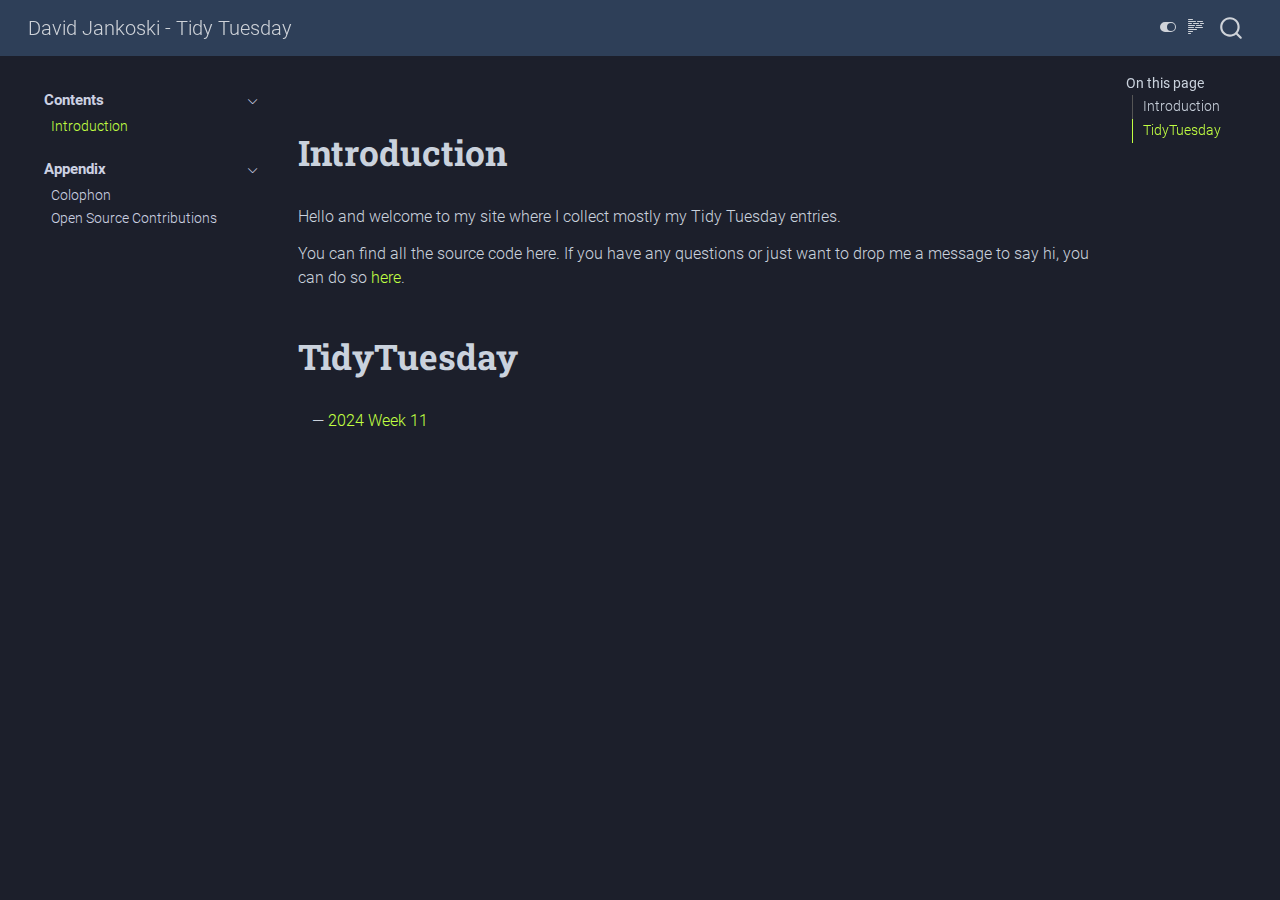
<file: docs/index.html>
<!DOCTYPE html>
<html xmlns="http://www.w3.org/1999/xhtml" lang="en" xml:lang="en"><head>

<meta charset="utf-8">
<meta name="generator" content="quarto-1.5.39">

<meta name="viewport" content="width=device-width, initial-scale=1.0, user-scalable=yes">


<title>David Jankoski - Tidy Tuesday</title>
<style>
code{white-space: pre-wrap;}
span.smallcaps{font-variant: small-caps;}
div.columns{display: flex; gap: min(4vw, 1.5em);}
div.column{flex: auto; overflow-x: auto;}
div.hanging-indent{margin-left: 1.5em; text-indent: -1.5em;}
ul.task-list{list-style: none;}
ul.task-list li input[type="checkbox"] {
  width: 0.8em;
  margin: 0 0.8em 0.2em -1em; /* quarto-specific, see https://github.com/quarto-dev/quarto-cli/issues/4556 */ 
  vertical-align: middle;
}
</style>


<script src="site_libs/quarto-nav/quarto-nav.js"></script>
<script src="site_libs/quarto-nav/headroom.min.js"></script>
<script src="site_libs/clipboard/clipboard.min.js"></script>
<script src="site_libs/quarto-search/autocomplete.umd.js"></script>
<script src="site_libs/quarto-search/fuse.min.js"></script>
<script src="site_libs/quarto-search/quarto-search.js"></script>
<meta name="quarto:offset" content="./">
<script src="site_libs/quarto-html/quarto.js"></script>
<script src="site_libs/quarto-html/popper.min.js"></script>
<script src="site_libs/quarto-html/tippy.umd.min.js"></script>
<script src="site_libs/quarto-html/anchor.min.js"></script>
<link href="site_libs/quarto-html/tippy.css" rel="stylesheet">
<link href="site_libs/quarto-html/quarto-syntax-highlighting.css" rel="stylesheet" class="quarto-color-scheme" id="quarto-text-highlighting-styles">
<link href="site_libs/quarto-html/quarto-syntax-highlighting-dark.css" rel="stylesheet" class="quarto-color-scheme quarto-color-alternate" id="quarto-text-highlighting-styles">
<script src="site_libs/bootstrap/bootstrap.min.js"></script>
<link href="site_libs/bootstrap/bootstrap-icons.css" rel="stylesheet">
<link href="site_libs/bootstrap/bootstrap.min.css" rel="stylesheet" class="quarto-color-scheme" id="quarto-bootstrap" data-mode="light">
<link href="site_libs/bootstrap/bootstrap-dark.min.css" rel="stylesheet" class="quarto-color-scheme quarto-color-alternate" id="quarto-bootstrap" data-mode="dark">
<link href="site_libs/quarto-contrib/bookup_fonts_gwf-0.0/fonts-embed.css" rel="stylesheet">
<script id="quarto-search-options" type="application/json">{
  "location": "navbar",
  "copy-button": false,
  "collapse-after": 3,
  "panel-placement": "end",
  "type": "overlay",
  "limit": 50,
  "keyboard-shortcut": [
    "f",
    "/",
    "s"
  ],
  "show-item-context": false,
  "language": {
    "search-no-results-text": "No results",
    "search-matching-documents-text": "matching documents",
    "search-copy-link-title": "Copy link to search",
    "search-hide-matches-text": "Hide additional matches",
    "search-more-match-text": "more match in this document",
    "search-more-matches-text": "more matches in this document",
    "search-clear-button-title": "Clear",
    "search-text-placeholder": "",
    "search-detached-cancel-button-title": "Cancel",
    "search-submit-button-title": "Submit",
    "search-label": "Search"
  }
}</script>


</head>

<body class="nav-sidebar floating nav-fixed">

<div id="quarto-search-results"></div>
  <header id="quarto-header" class="headroom fixed-top">
    <nav class="navbar navbar-expand-lg " data-bs-theme="dark">
      <div class="navbar-container container-fluid">
      <div class="navbar-brand-container mx-auto">
    <a class="navbar-brand" href="./index.html">
    <span class="navbar-title">David Jankoski - Tidy Tuesday</span>
    </a>
  </div>
        <div class="quarto-navbar-tools tools-end">
  <a href="" class="quarto-color-scheme-toggle quarto-navigation-tool  px-1" onclick="window.quartoToggleColorScheme(); return false;" title="Toggle dark mode"><i class="bi"></i></a>
  <a href="" class="quarto-reader-toggle quarto-navigation-tool px-1" onclick="window.quartoToggleReader(); return false;" title="Toggle reader mode">
  <div class="quarto-reader-toggle-btn">
  <i class="bi"></i>
  </div>
</a>
</div>
          <div id="quarto-search" class="" title="Search"></div>
      </div> <!-- /container-fluid -->
    </nav>
  <nav class="quarto-secondary-nav">
    <div class="container-fluid d-flex">
      <button type="button" class="quarto-btn-toggle btn" data-bs-toggle="collapse" role="button" data-bs-target=".quarto-sidebar-collapse-item" aria-controls="quarto-sidebar" aria-expanded="false" aria-label="Toggle sidebar navigation" onclick="if (window.quartoToggleHeadroom) { window.quartoToggleHeadroom(); }">
        <i class="bi bi-layout-text-sidebar-reverse"></i>
      </button>
        <nav class="quarto-page-breadcrumbs" aria-label="breadcrumb"><ol class="breadcrumb"><li class="breadcrumb-item"><a href="./index.html">Contents</a></li><li class="breadcrumb-item"><a href="./index.html">Introduction</a></li></ol></nav>
        <a class="flex-grow-1" role="navigation" data-bs-toggle="collapse" data-bs-target=".quarto-sidebar-collapse-item" aria-controls="quarto-sidebar" aria-expanded="false" aria-label="Toggle sidebar navigation" onclick="if (window.quartoToggleHeadroom) { window.quartoToggleHeadroom(); }">      
        </a>
    </div>
  </nav>
</header>
<!-- content -->
<div id="quarto-content" class="quarto-container page-columns page-rows-contents page-layout-article page-navbar">
<!-- sidebar -->
  <nav id="quarto-sidebar" class="sidebar collapse collapse-horizontal quarto-sidebar-collapse-item sidebar-navigation floating overflow-auto">
    <div class="sidebar-menu-container"> 
    <ul class="list-unstyled mt-1">
        <li class="sidebar-item sidebar-item-section">
      <div class="sidebar-item-container"> 
            <a class="sidebar-item-text sidebar-link text-start" data-bs-toggle="collapse" data-bs-target="#quarto-sidebar-section-1" role="navigation" aria-expanded="true">
 <span class="menu-text">Contents</span></a>
          <a class="sidebar-item-toggle text-start" data-bs-toggle="collapse" data-bs-target="#quarto-sidebar-section-1" role="navigation" aria-expanded="true" aria-label="Toggle section">
            <i class="bi bi-chevron-right ms-2"></i>
          </a> 
      </div>
      <ul id="quarto-sidebar-section-1" class="collapse list-unstyled sidebar-section depth1 show">  
          <li class="sidebar-item">
  <div class="sidebar-item-container"> 
  <a href="./index.html" class="sidebar-item-text sidebar-link active">
 <span class="menu-text">Introduction</span></a>
  </div>
</li>
      </ul>
  </li>
        <li class="sidebar-item sidebar-item-section">
      <div class="sidebar-item-container"> 
            <a class="sidebar-item-text sidebar-link text-start" data-bs-toggle="collapse" data-bs-target="#quarto-sidebar-section-2" role="navigation" aria-expanded="true">
 <span class="menu-text">Appendix</span></a>
          <a class="sidebar-item-toggle text-start" data-bs-toggle="collapse" data-bs-target="#quarto-sidebar-section-2" role="navigation" aria-expanded="true" aria-label="Toggle section">
            <i class="bi bi-chevron-right ms-2"></i>
          </a> 
      </div>
      <ul id="quarto-sidebar-section-2" class="collapse list-unstyled sidebar-section depth1 show">  
          <li class="sidebar-item">
  <div class="sidebar-item-container"> 
  <a href="./colophon.html" class="sidebar-item-text sidebar-link">
 <span class="menu-text">Colophon</span></a>
  </div>
</li>
          <li class="sidebar-item">
  <div class="sidebar-item-container"> 
  <a href="./open_source_contributions.html" class="sidebar-item-text sidebar-link">
 <span class="menu-text">Open Source Contributions</span></a>
  </div>
</li>
      </ul>
  </li>
    </ul>
    </div>
</nav>
<div id="quarto-sidebar-glass" class="quarto-sidebar-collapse-item" data-bs-toggle="collapse" data-bs-target=".quarto-sidebar-collapse-item"></div>
<!-- margin-sidebar -->
    <div id="quarto-margin-sidebar" class="sidebar margin-sidebar">
        <nav id="TOC" role="doc-toc" class="toc-active" data-toc-expanded="2">
    <h2 id="toc-title">On this page</h2>
   
  <ul class="collapse">
  <li><a href="#introduction" id="toc-introduction" class="nav-link active" data-scroll-target="#introduction">Introduction</a></li>
  <li><a href="#tidytuesday" id="toc-tidytuesday" class="nav-link" data-scroll-target="#tidytuesday">TidyTuesday</a></li>
  </ul>
</nav>
    </div>
<!-- main -->
<main class="content" id="quarto-document-content">




<section id="introduction" class="level1">
<h1>Introduction</h1>
<p>Hello and welcome to my site where I collect mostly my Tidy Tuesday entries.</p>
<p>You can find all the source code here. If you have any questions or just want to drop me a message to say hi, you can do so <a href="mailto:leledavid@e.email">here</a>.</p>
</section>
<section id="tidytuesday" class="level1">
<h1>TidyTuesday</h1>
<ul>
<li><a href="./R/2024/W11/fiscal_sponsors.html#introduction">2024 Week 11</a></li>
</ul>


</section>

</main> <!-- /main -->
<script id="quarto-html-after-body" type="application/javascript">
window.document.addEventListener("DOMContentLoaded", function (event) {
  const toggleBodyColorMode = (bsSheetEl) => {
    const mode = bsSheetEl.getAttribute("data-mode");
    const bodyEl = window.document.querySelector("body");
    if (mode === "dark") {
      bodyEl.classList.add("quarto-dark");
      bodyEl.classList.remove("quarto-light");
    } else {
      bodyEl.classList.add("quarto-light");
      bodyEl.classList.remove("quarto-dark");
    }
  }
  const toggleBodyColorPrimary = () => {
    const bsSheetEl = window.document.querySelector("link#quarto-bootstrap");
    if (bsSheetEl) {
      toggleBodyColorMode(bsSheetEl);
    }
  }
  toggleBodyColorPrimary();  
  const disableStylesheet = (stylesheets) => {
    for (let i=0; i < stylesheets.length; i++) {
      const stylesheet = stylesheets[i];
      stylesheet.rel = 'prefetch';
    }
  }
  const enableStylesheet = (stylesheets) => {
    for (let i=0; i < stylesheets.length; i++) {
      const stylesheet = stylesheets[i];
      stylesheet.rel = 'stylesheet';
    }
  }
  const manageTransitions = (selector, allowTransitions) => {
    const els = window.document.querySelectorAll(selector);
    for (let i=0; i < els.length; i++) {
      const el = els[i];
      if (allowTransitions) {
        el.classList.remove('notransition');
      } else {
        el.classList.add('notransition');
      }
    }
  }
  const toggleGiscusIfUsed = (isAlternate, darkModeDefault) => {
    const baseTheme = document.querySelector('#giscus-base-theme')?.value ?? 'light';
    const alternateTheme = document.querySelector('#giscus-alt-theme')?.value ?? 'dark';
    let newTheme = '';
    if(darkModeDefault) {
      newTheme = isAlternate ? baseTheme : alternateTheme;
    } else {
      newTheme = isAlternate ? alternateTheme : baseTheme;
    }
    const changeGiscusTheme = () => {
      // From: https://github.com/giscus/giscus/issues/336
      const sendMessage = (message) => {
        const iframe = document.querySelector('iframe.giscus-frame');
        if (!iframe) return;
        iframe.contentWindow.postMessage({ giscus: message }, 'https://giscus.app');
      }
      sendMessage({
        setConfig: {
          theme: newTheme
        }
      });
    }
    const isGiscussLoaded = window.document.querySelector('iframe.giscus-frame') !== null;
    if (isGiscussLoaded) {
      changeGiscusTheme();
    }
  }
  const toggleColorMode = (alternate) => {
    // Switch the stylesheets
    const alternateStylesheets = window.document.querySelectorAll('link.quarto-color-scheme.quarto-color-alternate');
    manageTransitions('#quarto-margin-sidebar .nav-link', false);
    if (alternate) {
      enableStylesheet(alternateStylesheets);
      for (const sheetNode of alternateStylesheets) {
        if (sheetNode.id === "quarto-bootstrap") {
          toggleBodyColorMode(sheetNode);
        }
      }
    } else {
      disableStylesheet(alternateStylesheets);
      toggleBodyColorPrimary();
    }
    manageTransitions('#quarto-margin-sidebar .nav-link', true);
    // Switch the toggles
    const toggles = window.document.querySelectorAll('.quarto-color-scheme-toggle');
    for (let i=0; i < toggles.length; i++) {
      const toggle = toggles[i];
      if (toggle) {
        if (alternate) {
          toggle.classList.add("alternate");     
        } else {
          toggle.classList.remove("alternate");
        }
      }
    }
    // Hack to workaround the fact that safari doesn't
    // properly recolor the scrollbar when toggling (#1455)
    if (navigator.userAgent.indexOf('Safari') > 0 && navigator.userAgent.indexOf('Chrome') == -1) {
      manageTransitions("body", false);
      window.scrollTo(0, 1);
      setTimeout(() => {
        window.scrollTo(0, 0);
        manageTransitions("body", true);
      }, 40);  
    }
  }
  const isFileUrl = () => { 
    return window.location.protocol === 'file:';
  }
  const hasAlternateSentinel = () => {  
    let styleSentinel = getColorSchemeSentinel();
    if (styleSentinel !== null) {
      return styleSentinel === "alternate";
    } else {
      return false;
    }
  }
  const setStyleSentinel = (alternate) => {
    const value = alternate ? "alternate" : "default";
    if (!isFileUrl()) {
      window.localStorage.setItem("quarto-color-scheme", value);
    } else {
      localAlternateSentinel = value;
    }
  }
  const getColorSchemeSentinel = () => {
    if (!isFileUrl()) {
      const storageValue = window.localStorage.getItem("quarto-color-scheme");
      return storageValue != null ? storageValue : localAlternateSentinel;
    } else {
      return localAlternateSentinel;
    }
  }
  const darkModeDefault = true;
  let localAlternateSentinel = darkModeDefault ? 'alternate' : 'default';
  // Dark / light mode switch
  window.quartoToggleColorScheme = () => {
    // Read the current dark / light value 
    let toAlternate = !hasAlternateSentinel();
    toggleColorMode(toAlternate);
    setStyleSentinel(toAlternate);
    toggleGiscusIfUsed(toAlternate, darkModeDefault);
  };
  // Ensure there is a toggle, if there isn't float one in the top right
  if (window.document.querySelector('.quarto-color-scheme-toggle') === null) {
    const a = window.document.createElement('a');
    a.classList.add('top-right');
    a.classList.add('quarto-color-scheme-toggle');
    a.href = "";
    a.onclick = function() { try { window.quartoToggleColorScheme(); } catch {} return false; };
    const i = window.document.createElement("i");
    i.classList.add('bi');
    a.appendChild(i);
    window.document.body.appendChild(a);
  }
  // Switch to dark mode if need be
  if (hasAlternateSentinel()) {
    toggleColorMode(true);
  } else {
    toggleColorMode(false);
  }
  const icon = "";
  const anchorJS = new window.AnchorJS();
  anchorJS.options = {
    placement: 'right',
    icon: icon
  };
  anchorJS.add('.anchored');
  const isCodeAnnotation = (el) => {
    for (const clz of el.classList) {
      if (clz.startsWith('code-annotation-')) {                     
        return true;
      }
    }
    return false;
  }
  const onCopySuccess = function(e) {
    // button target
    const button = e.trigger;
    // don't keep focus
    button.blur();
    // flash "checked"
    button.classList.add('code-copy-button-checked');
    var currentTitle = button.getAttribute("title");
    button.setAttribute("title", "Copied!");
    let tooltip;
    if (window.bootstrap) {
      button.setAttribute("data-bs-toggle", "tooltip");
      button.setAttribute("data-bs-placement", "left");
      button.setAttribute("data-bs-title", "Copied!");
      tooltip = new bootstrap.Tooltip(button, 
        { trigger: "manual", 
          customClass: "code-copy-button-tooltip",
          offset: [0, -8]});
      tooltip.show();    
    }
    setTimeout(function() {
      if (tooltip) {
        tooltip.hide();
        button.removeAttribute("data-bs-title");
        button.removeAttribute("data-bs-toggle");
        button.removeAttribute("data-bs-placement");
      }
      button.setAttribute("title", currentTitle);
      button.classList.remove('code-copy-button-checked');
    }, 1000);
    // clear code selection
    e.clearSelection();
  }
  const getTextToCopy = function(trigger) {
      const codeEl = trigger.previousElementSibling.cloneNode(true);
      for (const childEl of codeEl.children) {
        if (isCodeAnnotation(childEl)) {
          childEl.remove();
        }
      }
      return codeEl.innerText;
  }
  const clipboard = new window.ClipboardJS('.code-copy-button:not([data-in-quarto-modal])', {
    text: getTextToCopy
  });
  clipboard.on('success', onCopySuccess);
  if (window.document.getElementById('quarto-embedded-source-code-modal')) {
    // For code content inside modals, clipBoardJS needs to be initialized with a container option
    // TODO: Check when it could be a function (https://github.com/zenorocha/clipboard.js/issues/860)
    const clipboardModal = new window.ClipboardJS('.code-copy-button[data-in-quarto-modal]', {
      text: getTextToCopy,
      container: window.document.getElementById('quarto-embedded-source-code-modal')
    });
    clipboardModal.on('success', onCopySuccess);
  }
    var localhostRegex = new RegExp(/^(?:http|https):\/\/localhost\:?[0-9]*\//);
    var mailtoRegex = new RegExp(/^mailto:/);
      var filterRegex = new RegExp('/' + window.location.host + '/');
    var isInternal = (href) => {
        return filterRegex.test(href) || localhostRegex.test(href) || mailtoRegex.test(href);
    }
    // Inspect non-navigation links and adorn them if external
 	var links = window.document.querySelectorAll('a[href]:not(.nav-link):not(.navbar-brand):not(.toc-action):not(.sidebar-link):not(.sidebar-item-toggle):not(.pagination-link):not(.no-external):not([aria-hidden]):not(.dropdown-item):not(.quarto-navigation-tool):not(.about-link)');
    for (var i=0; i<links.length; i++) {
      const link = links[i];
      if (!isInternal(link.href)) {
        // undo the damage that might have been done by quarto-nav.js in the case of
        // links that we want to consider external
        if (link.dataset.originalHref !== undefined) {
          link.href = link.dataset.originalHref;
        }
      }
    }
  function tippyHover(el, contentFn, onTriggerFn, onUntriggerFn) {
    const config = {
      allowHTML: true,
      maxWidth: 500,
      delay: 100,
      arrow: false,
      appendTo: function(el) {
          return el.parentElement;
      },
      interactive: true,
      interactiveBorder: 10,
      theme: 'quarto',
      placement: 'bottom-start',
    };
    if (contentFn) {
      config.content = contentFn;
    }
    if (onTriggerFn) {
      config.onTrigger = onTriggerFn;
    }
    if (onUntriggerFn) {
      config.onUntrigger = onUntriggerFn;
    }
    window.tippy(el, config); 
  }
  const noterefs = window.document.querySelectorAll('a[role="doc-noteref"]');
  for (var i=0; i<noterefs.length; i++) {
    const ref = noterefs[i];
    tippyHover(ref, function() {
      // use id or data attribute instead here
      let href = ref.getAttribute('data-footnote-href') || ref.getAttribute('href');
      try { href = new URL(href).hash; } catch {}
      const id = href.replace(/^#\/?/, "");
      const note = window.document.getElementById(id);
      if (note) {
        return note.innerHTML;
      } else {
        return "";
      }
    });
  }
  const xrefs = window.document.querySelectorAll('a.quarto-xref');
  const processXRef = (id, note) => {
    // Strip column container classes
    const stripColumnClz = (el) => {
      el.classList.remove("page-full", "page-columns");
      if (el.children) {
        for (const child of el.children) {
          stripColumnClz(child);
        }
      }
    }
    stripColumnClz(note)
    if (id === null || id.startsWith('sec-')) {
      // Special case sections, only their first couple elements
      const container = document.createElement("div");
      if (note.children && note.children.length > 2) {
        container.appendChild(note.children[0].cloneNode(true));
        for (let i = 1; i < note.children.length; i++) {
          const child = note.children[i];
          if (child.tagName === "P" && child.innerText === "") {
            continue;
          } else {
            container.appendChild(child.cloneNode(true));
            break;
          }
        }
        if (window.Quarto?.typesetMath) {
          window.Quarto.typesetMath(container);
        }
        return container.innerHTML
      } else {
        if (window.Quarto?.typesetMath) {
          window.Quarto.typesetMath(note);
        }
        return note.innerHTML;
      }
    } else {
      // Remove any anchor links if they are present
      const anchorLink = note.querySelector('a.anchorjs-link');
      if (anchorLink) {
        anchorLink.remove();
      }
      if (window.Quarto?.typesetMath) {
        window.Quarto.typesetMath(note);
      }
      // TODO in 1.5, we should make sure this works without a callout special case
      if (note.classList.contains("callout")) {
        return note.outerHTML;
      } else {
        return note.innerHTML;
      }
    }
  }
  for (var i=0; i<xrefs.length; i++) {
    const xref = xrefs[i];
    tippyHover(xref, undefined, function(instance) {
      instance.disable();
      let url = xref.getAttribute('href');
      let hash = undefined; 
      if (url.startsWith('#')) {
        hash = url;
      } else {
        try { hash = new URL(url).hash; } catch {}
      }
      if (hash) {
        const id = hash.replace(/^#\/?/, "");
        const note = window.document.getElementById(id);
        if (note !== null) {
          try {
            const html = processXRef(id, note.cloneNode(true));
            instance.setContent(html);
          } finally {
            instance.enable();
            instance.show();
          }
        } else {
          // See if we can fetch this
          fetch(url.split('#')[0])
          .then(res => res.text())
          .then(html => {
            const parser = new DOMParser();
            const htmlDoc = parser.parseFromString(html, "text/html");
            const note = htmlDoc.getElementById(id);
            if (note !== null) {
              const html = processXRef(id, note);
              instance.setContent(html);
            } 
          }).finally(() => {
            instance.enable();
            instance.show();
          });
        }
      } else {
        // See if we can fetch a full url (with no hash to target)
        // This is a special case and we should probably do some content thinning / targeting
        fetch(url)
        .then(res => res.text())
        .then(html => {
          const parser = new DOMParser();
          const htmlDoc = parser.parseFromString(html, "text/html");
          const note = htmlDoc.querySelector('main.content');
          if (note !== null) {
            // This should only happen for chapter cross references
            // (since there is no id in the URL)
            // remove the first header
            if (note.children.length > 0 && note.children[0].tagName === "HEADER") {
              note.children[0].remove();
            }
            const html = processXRef(null, note);
            instance.setContent(html);
          } 
        }).finally(() => {
          instance.enable();
          instance.show();
        });
      }
    }, function(instance) {
    });
  }
      let selectedAnnoteEl;
      const selectorForAnnotation = ( cell, annotation) => {
        let cellAttr = 'data-code-cell="' + cell + '"';
        let lineAttr = 'data-code-annotation="' +  annotation + '"';
        const selector = 'span[' + cellAttr + '][' + lineAttr + ']';
        return selector;
      }
      const selectCodeLines = (annoteEl) => {
        const doc = window.document;
        const targetCell = annoteEl.getAttribute("data-target-cell");
        const targetAnnotation = annoteEl.getAttribute("data-target-annotation");
        const annoteSpan = window.document.querySelector(selectorForAnnotation(targetCell, targetAnnotation));
        const lines = annoteSpan.getAttribute("data-code-lines").split(",");
        const lineIds = lines.map((line) => {
          return targetCell + "-" + line;
        })
        let top = null;
        let height = null;
        let parent = null;
        if (lineIds.length > 0) {
            //compute the position of the single el (top and bottom and make a div)
            const el = window.document.getElementById(lineIds[0]);
            top = el.offsetTop;
            height = el.offsetHeight;
            parent = el.parentElement.parentElement;
          if (lineIds.length > 1) {
            const lastEl = window.document.getElementById(lineIds[lineIds.length - 1]);
            const bottom = lastEl.offsetTop + lastEl.offsetHeight;
            height = bottom - top;
          }
          if (top !== null && height !== null && parent !== null) {
            // cook up a div (if necessary) and position it 
            let div = window.document.getElementById("code-annotation-line-highlight");
            if (div === null) {
              div = window.document.createElement("div");
              div.setAttribute("id", "code-annotation-line-highlight");
              div.style.position = 'absolute';
              parent.appendChild(div);
            }
            div.style.top = top - 2 + "px";
            div.style.height = height + 4 + "px";
            div.style.left = 0;
            let gutterDiv = window.document.getElementById("code-annotation-line-highlight-gutter");
            if (gutterDiv === null) {
              gutterDiv = window.document.createElement("div");
              gutterDiv.setAttribute("id", "code-annotation-line-highlight-gutter");
              gutterDiv.style.position = 'absolute';
              const codeCell = window.document.getElementById(targetCell);
              const gutter = codeCell.querySelector('.code-annotation-gutter');
              gutter.appendChild(gutterDiv);
            }
            gutterDiv.style.top = top - 2 + "px";
            gutterDiv.style.height = height + 4 + "px";
          }
          selectedAnnoteEl = annoteEl;
        }
      };
      const unselectCodeLines = () => {
        const elementsIds = ["code-annotation-line-highlight", "code-annotation-line-highlight-gutter"];
        elementsIds.forEach((elId) => {
          const div = window.document.getElementById(elId);
          if (div) {
            div.remove();
          }
        });
        selectedAnnoteEl = undefined;
      };
        // Handle positioning of the toggle
    window.addEventListener(
      "resize",
      throttle(() => {
        elRect = undefined;
        if (selectedAnnoteEl) {
          selectCodeLines(selectedAnnoteEl);
        }
      }, 10)
    );
    function throttle(fn, ms) {
    let throttle = false;
    let timer;
      return (...args) => {
        if(!throttle) { // first call gets through
            fn.apply(this, args);
            throttle = true;
        } else { // all the others get throttled
            if(timer) clearTimeout(timer); // cancel #2
            timer = setTimeout(() => {
              fn.apply(this, args);
              timer = throttle = false;
            }, ms);
        }
      };
    }
      // Attach click handler to the DT
      const annoteDls = window.document.querySelectorAll('dt[data-target-cell]');
      for (const annoteDlNode of annoteDls) {
        annoteDlNode.addEventListener('click', (event) => {
          const clickedEl = event.target;
          if (clickedEl !== selectedAnnoteEl) {
            unselectCodeLines();
            const activeEl = window.document.querySelector('dt[data-target-cell].code-annotation-active');
            if (activeEl) {
              activeEl.classList.remove('code-annotation-active');
            }
            selectCodeLines(clickedEl);
            clickedEl.classList.add('code-annotation-active');
          } else {
            // Unselect the line
            unselectCodeLines();
            clickedEl.classList.remove('code-annotation-active');
          }
        });
      }
  const findCites = (el) => {
    const parentEl = el.parentElement;
    if (parentEl) {
      const cites = parentEl.dataset.cites;
      if (cites) {
        return {
          el,
          cites: cites.split(' ')
        };
      } else {
        return findCites(el.parentElement)
      }
    } else {
      return undefined;
    }
  };
  var bibliorefs = window.document.querySelectorAll('a[role="doc-biblioref"]');
  for (var i=0; i<bibliorefs.length; i++) {
    const ref = bibliorefs[i];
    const citeInfo = findCites(ref);
    if (citeInfo) {
      tippyHover(citeInfo.el, function() {
        var popup = window.document.createElement('div');
        citeInfo.cites.forEach(function(cite) {
          var citeDiv = window.document.createElement('div');
          citeDiv.classList.add('hanging-indent');
          citeDiv.classList.add('csl-entry');
          var biblioDiv = window.document.getElementById('ref-' + cite);
          if (biblioDiv) {
            citeDiv.innerHTML = biblioDiv.innerHTML;
          }
          popup.appendChild(citeDiv);
        });
        return popup.innerHTML;
      });
    }
  }
});
</script>
</div> <!-- /content -->




</body></html>
</file>
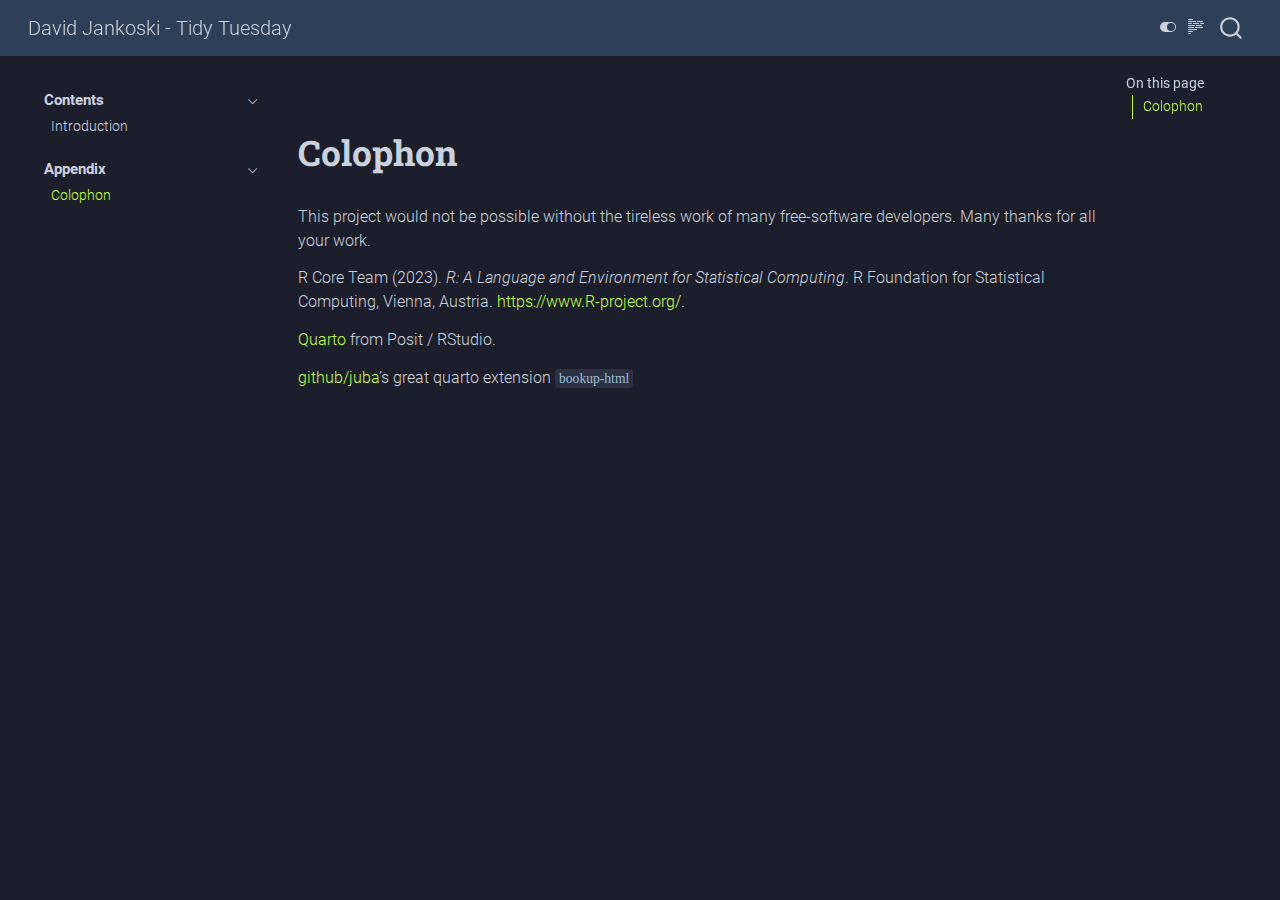
<file: docs/colophon.html>
<!DOCTYPE html>
<html xmlns="http://www.w3.org/1999/xhtml" lang="en" xml:lang="en"><head>

<meta charset="utf-8">
<meta name="generator" content="quarto-1.5.22">

<meta name="viewport" content="width=device-width, initial-scale=1.0, user-scalable=yes">


<title>David Jankoski - Tidy Tuesday – colophon</title>
<style>
code{white-space: pre-wrap;}
span.smallcaps{font-variant: small-caps;}
div.columns{display: flex; gap: min(4vw, 1.5em);}
div.column{flex: auto; overflow-x: auto;}
div.hanging-indent{margin-left: 1.5em; text-indent: -1.5em;}
ul.task-list{list-style: none;}
ul.task-list li input[type="checkbox"] {
  width: 0.8em;
  margin: 0 0.8em 0.2em -1em; /* quarto-specific, see https://github.com/quarto-dev/quarto-cli/issues/4556 */ 
  vertical-align: middle;
}
</style>


<script src="site_libs/quarto-nav/quarto-nav.js"></script>
<script src="site_libs/quarto-nav/headroom.min.js"></script>
<script src="site_libs/clipboard/clipboard.min.js"></script>
<script src="site_libs/quarto-search/autocomplete.umd.js"></script>
<script src="site_libs/quarto-search/fuse.min.js"></script>
<script src="site_libs/quarto-search/quarto-search.js"></script>
<meta name="quarto:offset" content="./">
<script src="site_libs/quarto-html/quarto.js"></script>
<script src="site_libs/quarto-html/popper.min.js"></script>
<script src="site_libs/quarto-html/tippy.umd.min.js"></script>
<script src="site_libs/quarto-html/anchor.min.js"></script>
<link href="site_libs/quarto-html/tippy.css" rel="stylesheet">
<link href="site_libs/quarto-html/quarto-syntax-highlighting.css" rel="stylesheet" class="quarto-color-scheme" id="quarto-text-highlighting-styles">
<link href="site_libs/quarto-html/quarto-syntax-highlighting-dark.css" rel="stylesheet" class="quarto-color-scheme quarto-color-alternate" id="quarto-text-highlighting-styles">
<script src="site_libs/bootstrap/bootstrap.min.js"></script>
<link href="site_libs/bootstrap/bootstrap-icons.css" rel="stylesheet">
<link href="site_libs/bootstrap/bootstrap.min.css" rel="stylesheet" class="quarto-color-scheme" id="quarto-bootstrap" data-mode="light">
<link href="site_libs/bootstrap/bootstrap-dark.min.css" rel="stylesheet" class="quarto-color-scheme quarto-color-alternate" id="quarto-bootstrap" data-mode="dark">
<link href="site_libs/quarto-contrib/bookup_fonts_gwf-0.0/fonts-embed.css" rel="stylesheet">
<script id="quarto-search-options" type="application/json">{
  "location": "navbar",
  "copy-button": false,
  "collapse-after": 3,
  "panel-placement": "end",
  "type": "overlay",
  "limit": 50,
  "keyboard-shortcut": [
    "f",
    "/",
    "s"
  ],
  "show-item-context": false,
  "language": {
    "search-no-results-text": "No results",
    "search-matching-documents-text": "matching documents",
    "search-copy-link-title": "Copy link to search",
    "search-hide-matches-text": "Hide additional matches",
    "search-more-match-text": "more match in this document",
    "search-more-matches-text": "more matches in this document",
    "search-clear-button-title": "Clear",
    "search-text-placeholder": "",
    "search-detached-cancel-button-title": "Cancel",
    "search-submit-button-title": "Submit",
    "search-label": "Search"
  }
}</script>


</head>

<body class="nav-sidebar floating nav-fixed">

<div id="quarto-search-results"></div>
  <header id="quarto-header" class="headroom fixed-top">
    <nav class="navbar navbar-expand-lg " data-bs-theme="dark">
      <div class="navbar-container container-fluid">
      <div class="navbar-brand-container mx-auto">
    <a class="navbar-brand" href="./index.html">
    <span class="navbar-title">David Jankoski - Tidy Tuesday</span>
    </a>
  </div>
        <div class="quarto-navbar-tools tools-end">
  <a href="" class="quarto-color-scheme-toggle quarto-navigation-tool  px-1" onclick="window.quartoToggleColorScheme(); return false;" title="Toggle dark mode"><i class="bi"></i></a>
  <a href="" class="quarto-reader-toggle quarto-navigation-tool px-1" onclick="window.quartoToggleReader(); return false;" title="Toggle reader mode">
  <div class="quarto-reader-toggle-btn">
  <i class="bi"></i>
  </div>
</a>
</div>
          <div id="quarto-search" class="" title="Search"></div>
      </div> <!-- /container-fluid -->
    </nav>
  <nav class="quarto-secondary-nav">
    <div class="container-fluid d-flex">
      <button type="button" class="quarto-btn-toggle btn" data-bs-toggle="collapse" data-bs-target=".quarto-sidebar-collapse-item" aria-controls="quarto-sidebar" aria-expanded="false" aria-label="Toggle sidebar navigation" onclick="if (window.quartoToggleHeadroom) { window.quartoToggleHeadroom(); }">
        <i class="bi bi-layout-text-sidebar-reverse"></i>
      </button>
        <nav class="quarto-page-breadcrumbs" aria-label="breadcrumb"><ol class="breadcrumb"><li class="breadcrumb-item"><a href="./colophon.html">Appendix</a></li><li class="breadcrumb-item"><a href="./colophon.html">Colophon</a></li></ol></nav>
        <a class="flex-grow-1" role="button" data-bs-toggle="collapse" data-bs-target=".quarto-sidebar-collapse-item" aria-controls="quarto-sidebar" aria-expanded="false" aria-label="Toggle sidebar navigation" onclick="if (window.quartoToggleHeadroom) { window.quartoToggleHeadroom(); }">      
        </a>
    </div>
  </nav>
</header>
<!-- content -->
<div id="quarto-content" class="quarto-container page-columns page-rows-contents page-layout-article page-navbar">
<!-- sidebar -->
  <nav id="quarto-sidebar" class="sidebar collapse collapse-horizontal quarto-sidebar-collapse-item sidebar-navigation floating overflow-auto">
    <div class="sidebar-menu-container"> 
    <ul class="list-unstyled mt-1">
        <li class="sidebar-item sidebar-item-section">
      <div class="sidebar-item-container"> 
            <a class="sidebar-item-text sidebar-link text-start" data-bs-toggle="collapse" data-bs-target="#quarto-sidebar-section-1" aria-expanded="true">
 <span class="menu-text">Contents</span></a>
          <a class="sidebar-item-toggle text-start" data-bs-toggle="collapse" data-bs-target="#quarto-sidebar-section-1" aria-expanded="true" aria-label="Toggle section">
            <i class="bi bi-chevron-right ms-2"></i>
          </a> 
      </div>
      <ul id="quarto-sidebar-section-1" class="collapse list-unstyled sidebar-section depth1 show">  
          <li class="sidebar-item">
  <div class="sidebar-item-container"> 
  <a href="./index.html" class="sidebar-item-text sidebar-link">
 <span class="menu-text">Introduction</span></a>
  </div>
</li>
      </ul>
  </li>
        <li class="sidebar-item sidebar-item-section">
      <div class="sidebar-item-container"> 
            <a class="sidebar-item-text sidebar-link text-start" data-bs-toggle="collapse" data-bs-target="#quarto-sidebar-section-2" aria-expanded="true">
 <span class="menu-text">Appendix</span></a>
          <a class="sidebar-item-toggle text-start" data-bs-toggle="collapse" data-bs-target="#quarto-sidebar-section-2" aria-expanded="true" aria-label="Toggle section">
            <i class="bi bi-chevron-right ms-2"></i>
          </a> 
      </div>
      <ul id="quarto-sidebar-section-2" class="collapse list-unstyled sidebar-section depth1 show">  
          <li class="sidebar-item">
  <div class="sidebar-item-container"> 
  <a href="./colophon.html" class="sidebar-item-text sidebar-link active">
 <span class="menu-text">Colophon</span></a>
  </div>
</li>
      </ul>
  </li>
    </ul>
    </div>
</nav>
<div id="quarto-sidebar-glass" class="quarto-sidebar-collapse-item" data-bs-toggle="collapse" data-bs-target=".quarto-sidebar-collapse-item"></div>
<!-- margin-sidebar -->
    <div id="quarto-margin-sidebar" class="sidebar margin-sidebar">
        <nav id="TOC" role="doc-toc" class="toc-active" data-toc-expanded="2">
    <h2 id="toc-title">On this page</h2>
   
  <ul class="collapse">
  <li><a href="#colophon" id="toc-colophon" class="nav-link active" data-scroll-target="#colophon">Colophon</a></li>
  </ul>
</nav>
    </div>
<!-- main -->
<main class="content" id="quarto-document-content">




<section id="colophon" class="level1">
<h1>Colophon</h1>
<p>This project would not be possible without the tireless work of many free-software developers. Many thanks for all your work.</p>
<p>R Core Team (2023). <em>R: A Language and Environment for Statistical Computing</em>. R Foundation for Statistical Computing, Vienna, Austria. <a href="https://www.R-project.org/" class="uri">https://www.R-project.org/</a>.</p>
<p><a href="https://quarto.org/">Quarto</a> from Posit / RStudio.</p>
<p><a href="https://github.com/juba/bookup-html">github/juba</a>’s great quarto extension <code>bookup-html</code></p>


</section>

</main> <!-- /main -->
<script id="quarto-html-after-body" type="application/javascript">
window.document.addEventListener("DOMContentLoaded", function (event) {
  const toggleBodyColorMode = (bsSheetEl) => {
    const mode = bsSheetEl.getAttribute("data-mode");
    const bodyEl = window.document.querySelector("body");
    if (mode === "dark") {
      bodyEl.classList.add("quarto-dark");
      bodyEl.classList.remove("quarto-light");
    } else {
      bodyEl.classList.add("quarto-light");
      bodyEl.classList.remove("quarto-dark");
    }
  }
  const toggleBodyColorPrimary = () => {
    const bsSheetEl = window.document.querySelector("link#quarto-bootstrap");
    if (bsSheetEl) {
      toggleBodyColorMode(bsSheetEl);
    }
  }
  toggleBodyColorPrimary();  
  const disableStylesheet = (stylesheets) => {
    for (let i=0; i < stylesheets.length; i++) {
      const stylesheet = stylesheets[i];
      stylesheet.rel = 'prefetch';
    }
  }
  const enableStylesheet = (stylesheets) => {
    for (let i=0; i < stylesheets.length; i++) {
      const stylesheet = stylesheets[i];
      stylesheet.rel = 'stylesheet';
    }
  }
  const manageTransitions = (selector, allowTransitions) => {
    const els = window.document.querySelectorAll(selector);
    for (let i=0; i < els.length; i++) {
      const el = els[i];
      if (allowTransitions) {
        el.classList.remove('notransition');
      } else {
        el.classList.add('notransition');
      }
    }
  }
  const toggleGiscusIfUsed = (isAlternate, darkModeDefault) => {
    const baseTheme = document.querySelector('#giscus-base-theme')?.value ?? 'light';
    const alternateTheme = document.querySelector('#giscus-alt-theme')?.value ?? 'dark';
    let newTheme = '';
    if(darkModeDefault) {
      newTheme = isAlternate ? baseTheme : alternateTheme;
    } else {
      newTheme = isAlternate ? alternateTheme : baseTheme;
    }
    const changeGiscusTheme = () => {
      // From: https://github.com/giscus/giscus/issues/336
      const sendMessage = (message) => {
        const iframe = document.querySelector('iframe.giscus-frame');
        if (!iframe) return;
        iframe.contentWindow.postMessage({ giscus: message }, 'https://giscus.app');
      }
      sendMessage({
        setConfig: {
          theme: newTheme
        }
      });
    }
    const isGiscussLoaded = window.document.querySelector('iframe.giscus-frame') !== null;
    if (isGiscussLoaded) {
      changeGiscusTheme();
    }
  }
  const toggleColorMode = (alternate) => {
    // Switch the stylesheets
    const alternateStylesheets = window.document.querySelectorAll('link.quarto-color-scheme.quarto-color-alternate');
    manageTransitions('#quarto-margin-sidebar .nav-link', false);
    if (alternate) {
      enableStylesheet(alternateStylesheets);
      for (const sheetNode of alternateStylesheets) {
        if (sheetNode.id === "quarto-bootstrap") {
          toggleBodyColorMode(sheetNode);
        }
      }
    } else {
      disableStylesheet(alternateStylesheets);
      toggleBodyColorPrimary();
    }
    manageTransitions('#quarto-margin-sidebar .nav-link', true);
    // Switch the toggles
    const toggles = window.document.querySelectorAll('.quarto-color-scheme-toggle');
    for (let i=0; i < toggles.length; i++) {
      const toggle = toggles[i];
      if (toggle) {
        if (alternate) {
          toggle.classList.add("alternate");     
        } else {
          toggle.classList.remove("alternate");
        }
      }
    }
    // Hack to workaround the fact that safari doesn't
    // properly recolor the scrollbar when toggling (#1455)
    if (navigator.userAgent.indexOf('Safari') > 0 && navigator.userAgent.indexOf('Chrome') == -1) {
      manageTransitions("body", false);
      window.scrollTo(0, 1);
      setTimeout(() => {
        window.scrollTo(0, 0);
        manageTransitions("body", true);
      }, 40);  
    }
  }
  const isFileUrl = () => { 
    return window.location.protocol === 'file:';
  }
  const hasAlternateSentinel = () => {  
    let styleSentinel = getColorSchemeSentinel();
    if (styleSentinel !== null) {
      return styleSentinel === "alternate";
    } else {
      return false;
    }
  }
  const setStyleSentinel = (alternate) => {
    const value = alternate ? "alternate" : "default";
    if (!isFileUrl()) {
      window.localStorage.setItem("quarto-color-scheme", value);
    } else {
      localAlternateSentinel = value;
    }
  }
  const getColorSchemeSentinel = () => {
    if (!isFileUrl()) {
      const storageValue = window.localStorage.getItem("quarto-color-scheme");
      return storageValue != null ? storageValue : localAlternateSentinel;
    } else {
      return localAlternateSentinel;
    }
  }
  const darkModeDefault = true;
  let localAlternateSentinel = darkModeDefault ? 'alternate' : 'default';
  // Dark / light mode switch
  window.quartoToggleColorScheme = () => {
    // Read the current dark / light value 
    let toAlternate = !hasAlternateSentinel();
    toggleColorMode(toAlternate);
    setStyleSentinel(toAlternate);
    toggleGiscusIfUsed(toAlternate, darkModeDefault);
  };
  // Ensure there is a toggle, if there isn't float one in the top right
  if (window.document.querySelector('.quarto-color-scheme-toggle') === null) {
    const a = window.document.createElement('a');
    a.classList.add('top-right');
    a.classList.add('quarto-color-scheme-toggle');
    a.href = "";
    a.onclick = function() { try { window.quartoToggleColorScheme(); } catch {} return false; };
    const i = window.document.createElement("i");
    i.classList.add('bi');
    a.appendChild(i);
    window.document.body.appendChild(a);
  }
  // Switch to dark mode if need be
  if (hasAlternateSentinel()) {
    toggleColorMode(true);
  } else {
    toggleColorMode(false);
  }
  const icon = "";
  const anchorJS = new window.AnchorJS();
  anchorJS.options = {
    placement: 'right',
    icon: icon
  };
  anchorJS.add('.anchored');
  const isCodeAnnotation = (el) => {
    for (const clz of el.classList) {
      if (clz.startsWith('code-annotation-')) {                     
        return true;
      }
    }
    return false;
  }
  const clipboard = new window.ClipboardJS('.code-copy-button', {
    text: function(trigger) {
      const codeEl = trigger.previousElementSibling.cloneNode(true);
      for (const childEl of codeEl.children) {
        if (isCodeAnnotation(childEl)) {
          childEl.remove();
        }
      }
      return codeEl.innerText;
    }
  });
  clipboard.on('success', function(e) {
    // button target
    const button = e.trigger;
    // don't keep focus
    button.blur();
    // flash "checked"
    button.classList.add('code-copy-button-checked');
    var currentTitle = button.getAttribute("title");
    button.setAttribute("title", "Copied!");
    let tooltip;
    if (window.bootstrap) {
      button.setAttribute("data-bs-toggle", "tooltip");
      button.setAttribute("data-bs-placement", "left");
      button.setAttribute("data-bs-title", "Copied!");
      tooltip = new bootstrap.Tooltip(button, 
        { trigger: "manual", 
          customClass: "code-copy-button-tooltip",
          offset: [0, -8]});
      tooltip.show();    
    }
    setTimeout(function() {
      if (tooltip) {
        tooltip.hide();
        button.removeAttribute("data-bs-title");
        button.removeAttribute("data-bs-toggle");
        button.removeAttribute("data-bs-placement");
      }
      button.setAttribute("title", currentTitle);
      button.classList.remove('code-copy-button-checked');
    }, 1000);
    // clear code selection
    e.clearSelection();
  });
    var localhostRegex = new RegExp(/^(?:http|https):\/\/localhost\:?[0-9]*\//);
    var mailtoRegex = new RegExp(/^mailto:/);
      var filterRegex = new RegExp('/' + window.location.host + '/');
    var isInternal = (href) => {
        return filterRegex.test(href) || localhostRegex.test(href) || mailtoRegex.test(href);
    }
    // Inspect non-navigation links and adorn them if external
 	var links = window.document.querySelectorAll('a[href]:not(.nav-link):not(.navbar-brand):not(.toc-action):not(.sidebar-link):not(.sidebar-item-toggle):not(.pagination-link):not(.no-external):not([aria-hidden]):not(.dropdown-item):not(.quarto-navigation-tool)');
    for (var i=0; i<links.length; i++) {
      const link = links[i];
      if (!isInternal(link.href)) {
        // undo the damage that might have been done by quarto-nav.js in the case of
        // links that we want to consider external
        if (link.dataset.originalHref !== undefined) {
          link.href = link.dataset.originalHref;
        }
      }
    }
  function tippyHover(el, contentFn, onTriggerFn, onUntriggerFn) {
    const config = {
      allowHTML: true,
      maxWidth: 500,
      delay: 100,
      arrow: false,
      appendTo: function(el) {
          return el.parentElement;
      },
      interactive: true,
      interactiveBorder: 10,
      theme: 'quarto',
      placement: 'bottom-start',
    };
    if (contentFn) {
      config.content = contentFn;
    }
    if (onTriggerFn) {
      config.onTrigger = onTriggerFn;
    }
    if (onUntriggerFn) {
      config.onUntrigger = onUntriggerFn;
    }
    window.tippy(el, config); 
  }
  const noterefs = window.document.querySelectorAll('a[role="doc-noteref"]');
  for (var i=0; i<noterefs.length; i++) {
    const ref = noterefs[i];
    tippyHover(ref, function() {
      // use id or data attribute instead here
      let href = ref.getAttribute('data-footnote-href') || ref.getAttribute('href');
      try { href = new URL(href).hash; } catch {}
      const id = href.replace(/^#\/?/, "");
      const note = window.document.getElementById(id);
      if (note) {
        return note.innerHTML;
      } else {
        return "";
      }
    });
  }
  const xrefs = window.document.querySelectorAll('a.quarto-xref');
  const processXRef = (id, note) => {
    // Strip column container classes
    const stripColumnClz = (el) => {
      el.classList.remove("page-full", "page-columns");
      if (el.children) {
        for (const child of el.children) {
          stripColumnClz(child);
        }
      }
    }
    stripColumnClz(note)
    if (id === null || id.startsWith('sec-')) {
      // Special case sections, only their first couple elements
      const container = document.createElement("div");
      if (note.children && note.children.length > 2) {
        container.appendChild(note.children[0].cloneNode(true));
        for (let i = 1; i < note.children.length; i++) {
          const child = note.children[i];
          if (child.tagName === "P" && child.innerText === "") {
            continue;
          } else {
            container.appendChild(child.cloneNode(true));
            break;
          }
        }
        if (window.Quarto?.typesetMath) {
          window.Quarto.typesetMath(container);
        }
        return container.innerHTML
      } else {
        if (window.Quarto?.typesetMath) {
          window.Quarto.typesetMath(note);
        }
        return note.innerHTML;
      }
    } else {
      // Remove any anchor links if they are present
      const anchorLink = note.querySelector('a.anchorjs-link');
      if (anchorLink) {
        anchorLink.remove();
      }
      if (window.Quarto?.typesetMath) {
        window.Quarto.typesetMath(note);
      }
      // TODO in 1.5, we should make sure this works without a callout special case
      if (note.classList.contains("callout")) {
        return note.outerHTML;
      } else {
        return note.innerHTML;
      }
    }
  }
  for (var i=0; i<xrefs.length; i++) {
    const xref = xrefs[i];
    tippyHover(xref, undefined, function(instance) {
      instance.disable();
      let url = xref.getAttribute('href');
      let hash = undefined; 
      if (url.startsWith('#')) {
        hash = url;
      } else {
        try { hash = new URL(url).hash; } catch {}
      }
      if (hash) {
        const id = hash.replace(/^#\/?/, "");
        const note = window.document.getElementById(id);
        if (note !== null) {
          try {
            const html = processXRef(id, note.cloneNode(true));
            instance.setContent(html);
          } finally {
            instance.enable();
            instance.show();
          }
        } else {
          // See if we can fetch this
          fetch(url.split('#')[0])
          .then(res => res.text())
          .then(html => {
            const parser = new DOMParser();
            const htmlDoc = parser.parseFromString(html, "text/html");
            const note = htmlDoc.getElementById(id);
            if (note !== null) {
              const html = processXRef(id, note);
              instance.setContent(html);
            } 
          }).finally(() => {
            instance.enable();
            instance.show();
          });
        }
      } else {
        // See if we can fetch a full url (with no hash to target)
        // This is a special case and we should probably do some content thinning / targeting
        fetch(url)
        .then(res => res.text())
        .then(html => {
          const parser = new DOMParser();
          const htmlDoc = parser.parseFromString(html, "text/html");
          const note = htmlDoc.querySelector('main.content');
          if (note !== null) {
            // This should only happen for chapter cross references
            // (since there is no id in the URL)
            // remove the first header
            if (note.children.length > 0 && note.children[0].tagName === "HEADER") {
              note.children[0].remove();
            }
            const html = processXRef(null, note);
            instance.setContent(html);
          } 
        }).finally(() => {
          instance.enable();
          instance.show();
        });
      }
    }, function(instance) {
    });
  }
      let selectedAnnoteEl;
      const selectorForAnnotation = ( cell, annotation) => {
        let cellAttr = 'data-code-cell="' + cell + '"';
        let lineAttr = 'data-code-annotation="' +  annotation + '"';
        const selector = 'span[' + cellAttr + '][' + lineAttr + ']';
        return selector;
      }
      const selectCodeLines = (annoteEl) => {
        const doc = window.document;
        const targetCell = annoteEl.getAttribute("data-target-cell");
        const targetAnnotation = annoteEl.getAttribute("data-target-annotation");
        const annoteSpan = window.document.querySelector(selectorForAnnotation(targetCell, targetAnnotation));
        const lines = annoteSpan.getAttribute("data-code-lines").split(",");
        const lineIds = lines.map((line) => {
          return targetCell + "-" + line;
        })
        let top = null;
        let height = null;
        let parent = null;
        if (lineIds.length > 0) {
            //compute the position of the single el (top and bottom and make a div)
            const el = window.document.getElementById(lineIds[0]);
            top = el.offsetTop;
            height = el.offsetHeight;
            parent = el.parentElement.parentElement;
          if (lineIds.length > 1) {
            const lastEl = window.document.getElementById(lineIds[lineIds.length - 1]);
            const bottom = lastEl.offsetTop + lastEl.offsetHeight;
            height = bottom - top;
          }
          if (top !== null && height !== null && parent !== null) {
            // cook up a div (if necessary) and position it 
            let div = window.document.getElementById("code-annotation-line-highlight");
            if (div === null) {
              div = window.document.createElement("div");
              div.setAttribute("id", "code-annotation-line-highlight");
              div.style.position = 'absolute';
              parent.appendChild(div);
            }
            div.style.top = top - 2 + "px";
            div.style.height = height + 4 + "px";
            div.style.left = 0;
            let gutterDiv = window.document.getElementById("code-annotation-line-highlight-gutter");
            if (gutterDiv === null) {
              gutterDiv = window.document.createElement("div");
              gutterDiv.setAttribute("id", "code-annotation-line-highlight-gutter");
              gutterDiv.style.position = 'absolute';
              const codeCell = window.document.getElementById(targetCell);
              const gutter = codeCell.querySelector('.code-annotation-gutter');
              gutter.appendChild(gutterDiv);
            }
            gutterDiv.style.top = top - 2 + "px";
            gutterDiv.style.height = height + 4 + "px";
          }
          selectedAnnoteEl = annoteEl;
        }
      };
      const unselectCodeLines = () => {
        const elementsIds = ["code-annotation-line-highlight", "code-annotation-line-highlight-gutter"];
        elementsIds.forEach((elId) => {
          const div = window.document.getElementById(elId);
          if (div) {
            div.remove();
          }
        });
        selectedAnnoteEl = undefined;
      };
        // Handle positioning of the toggle
    window.addEventListener(
      "resize",
      throttle(() => {
        elRect = undefined;
        if (selectedAnnoteEl) {
          selectCodeLines(selectedAnnoteEl);
        }
      }, 10)
    );
    function throttle(fn, ms) {
    let throttle = false;
    let timer;
      return (...args) => {
        if(!throttle) { // first call gets through
            fn.apply(this, args);
            throttle = true;
        } else { // all the others get throttled
            if(timer) clearTimeout(timer); // cancel #2
            timer = setTimeout(() => {
              fn.apply(this, args);
              timer = throttle = false;
            }, ms);
        }
      };
    }
      // Attach click handler to the DT
      const annoteDls = window.document.querySelectorAll('dt[data-target-cell]');
      for (const annoteDlNode of annoteDls) {
        annoteDlNode.addEventListener('click', (event) => {
          const clickedEl = event.target;
          if (clickedEl !== selectedAnnoteEl) {
            unselectCodeLines();
            const activeEl = window.document.querySelector('dt[data-target-cell].code-annotation-active');
            if (activeEl) {
              activeEl.classList.remove('code-annotation-active');
            }
            selectCodeLines(clickedEl);
            clickedEl.classList.add('code-annotation-active');
          } else {
            // Unselect the line
            unselectCodeLines();
            clickedEl.classList.remove('code-annotation-active');
          }
        });
      }
  const findCites = (el) => {
    const parentEl = el.parentElement;
    if (parentEl) {
      const cites = parentEl.dataset.cites;
      if (cites) {
        return {
          el,
          cites: cites.split(' ')
        };
      } else {
        return findCites(el.parentElement)
      }
    } else {
      return undefined;
    }
  };
  var bibliorefs = window.document.querySelectorAll('a[role="doc-biblioref"]');
  for (var i=0; i<bibliorefs.length; i++) {
    const ref = bibliorefs[i];
    const citeInfo = findCites(ref);
    if (citeInfo) {
      tippyHover(citeInfo.el, function() {
        var popup = window.document.createElement('div');
        citeInfo.cites.forEach(function(cite) {
          var citeDiv = window.document.createElement('div');
          citeDiv.classList.add('hanging-indent');
          citeDiv.classList.add('csl-entry');
          var biblioDiv = window.document.getElementById('ref-' + cite);
          if (biblioDiv) {
            citeDiv.innerHTML = biblioDiv.innerHTML;
          }
          popup.appendChild(citeDiv);
        });
        return popup.innerHTML;
      });
    }
  }
});
</script>
</div> <!-- /content -->




</body></html>
</file>
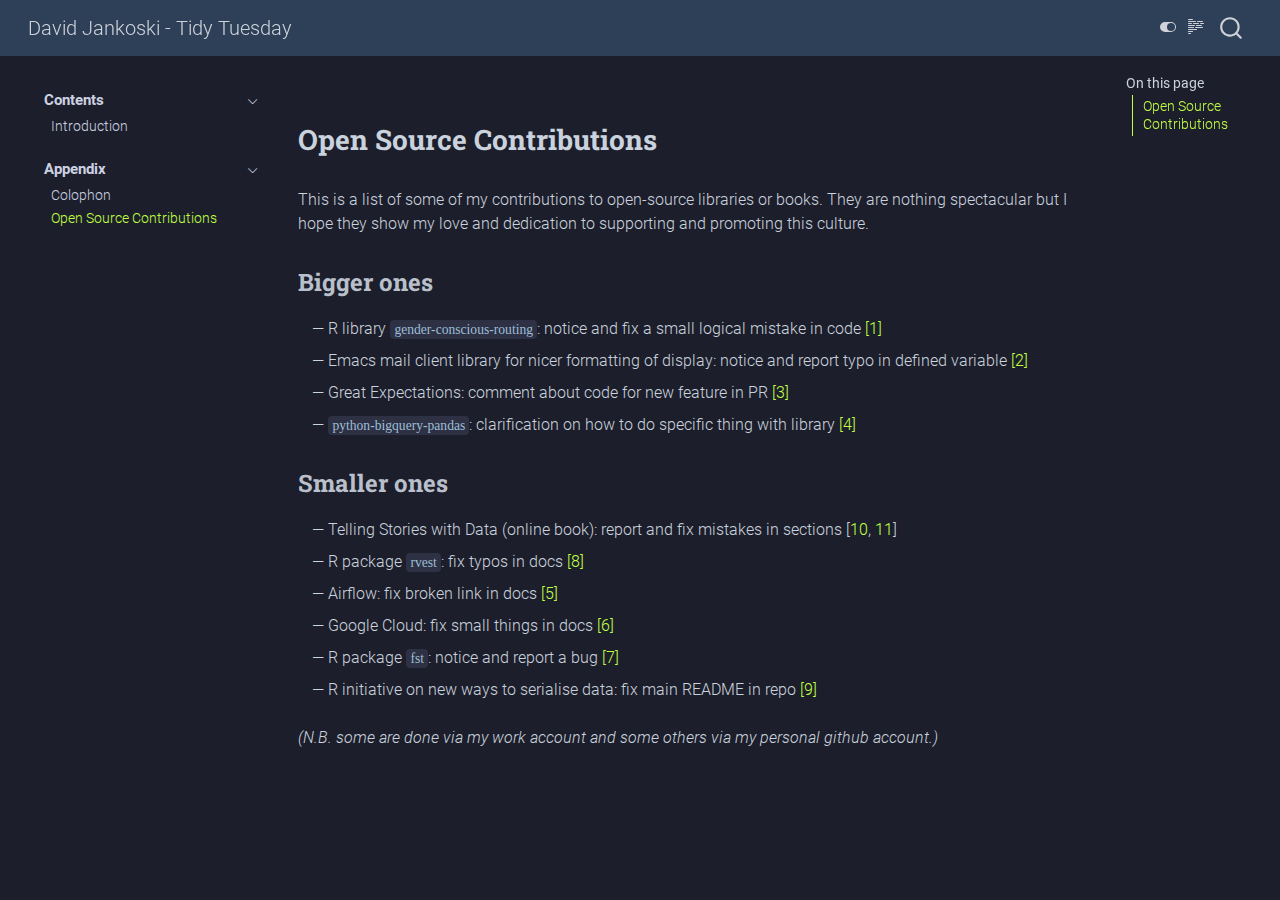
<file: docs/open_source_contributions.html>
<!DOCTYPE html>
<html xmlns="http://www.w3.org/1999/xhtml" lang="en" xml:lang="en"><head>

<meta charset="utf-8">
<meta name="generator" content="quarto-1.5.39">

<meta name="viewport" content="width=device-width, initial-scale=1.0, user-scalable=yes">


<title>David Jankoski - Tidy Tuesday – open_source_contributions</title>
<style>
code{white-space: pre-wrap;}
span.smallcaps{font-variant: small-caps;}
div.columns{display: flex; gap: min(4vw, 1.5em);}
div.column{flex: auto; overflow-x: auto;}
div.hanging-indent{margin-left: 1.5em; text-indent: -1.5em;}
ul.task-list{list-style: none;}
ul.task-list li input[type="checkbox"] {
  width: 0.8em;
  margin: 0 0.8em 0.2em -1em; /* quarto-specific, see https://github.com/quarto-dev/quarto-cli/issues/4556 */ 
  vertical-align: middle;
}
</style>


<script src="site_libs/quarto-nav/quarto-nav.js"></script>
<script src="site_libs/quarto-nav/headroom.min.js"></script>
<script src="site_libs/clipboard/clipboard.min.js"></script>
<script src="site_libs/quarto-search/autocomplete.umd.js"></script>
<script src="site_libs/quarto-search/fuse.min.js"></script>
<script src="site_libs/quarto-search/quarto-search.js"></script>
<meta name="quarto:offset" content="./">
<script src="site_libs/quarto-html/quarto.js"></script>
<script src="site_libs/quarto-html/popper.min.js"></script>
<script src="site_libs/quarto-html/tippy.umd.min.js"></script>
<script src="site_libs/quarto-html/anchor.min.js"></script>
<link href="site_libs/quarto-html/tippy.css" rel="stylesheet">
<link href="site_libs/quarto-html/quarto-syntax-highlighting.css" rel="stylesheet" class="quarto-color-scheme" id="quarto-text-highlighting-styles">
<link href="site_libs/quarto-html/quarto-syntax-highlighting-dark.css" rel="stylesheet" class="quarto-color-scheme quarto-color-alternate" id="quarto-text-highlighting-styles">
<script src="site_libs/bootstrap/bootstrap.min.js"></script>
<link href="site_libs/bootstrap/bootstrap-icons.css" rel="stylesheet">
<link href="site_libs/bootstrap/bootstrap.min.css" rel="stylesheet" class="quarto-color-scheme" id="quarto-bootstrap" data-mode="light">
<link href="site_libs/bootstrap/bootstrap-dark.min.css" rel="stylesheet" class="quarto-color-scheme quarto-color-alternate" id="quarto-bootstrap" data-mode="dark">
<link href="site_libs/quarto-contrib/bookup_fonts_gwf-0.0/fonts-embed.css" rel="stylesheet">
<script id="quarto-search-options" type="application/json">{
  "location": "navbar",
  "copy-button": false,
  "collapse-after": 3,
  "panel-placement": "end",
  "type": "overlay",
  "limit": 50,
  "keyboard-shortcut": [
    "f",
    "/",
    "s"
  ],
  "show-item-context": false,
  "language": {
    "search-no-results-text": "No results",
    "search-matching-documents-text": "matching documents",
    "search-copy-link-title": "Copy link to search",
    "search-hide-matches-text": "Hide additional matches",
    "search-more-match-text": "more match in this document",
    "search-more-matches-text": "more matches in this document",
    "search-clear-button-title": "Clear",
    "search-text-placeholder": "",
    "search-detached-cancel-button-title": "Cancel",
    "search-submit-button-title": "Submit",
    "search-label": "Search"
  }
}</script>


</head>

<body class="nav-sidebar floating nav-fixed">

<div id="quarto-search-results"></div>
  <header id="quarto-header" class="headroom fixed-top">
    <nav class="navbar navbar-expand-lg " data-bs-theme="dark">
      <div class="navbar-container container-fluid">
      <div class="navbar-brand-container mx-auto">
    <a class="navbar-brand" href="./index.html">
    <span class="navbar-title">David Jankoski - Tidy Tuesday</span>
    </a>
  </div>
        <div class="quarto-navbar-tools tools-end">
  <a href="" class="quarto-color-scheme-toggle quarto-navigation-tool  px-1" onclick="window.quartoToggleColorScheme(); return false;" title="Toggle dark mode"><i class="bi"></i></a>
  <a href="" class="quarto-reader-toggle quarto-navigation-tool px-1" onclick="window.quartoToggleReader(); return false;" title="Toggle reader mode">
  <div class="quarto-reader-toggle-btn">
  <i class="bi"></i>
  </div>
</a>
</div>
          <div id="quarto-search" class="" title="Search"></div>
      </div> <!-- /container-fluid -->
    </nav>
  <nav class="quarto-secondary-nav">
    <div class="container-fluid d-flex">
      <button type="button" class="quarto-btn-toggle btn" data-bs-toggle="collapse" role="button" data-bs-target=".quarto-sidebar-collapse-item" aria-controls="quarto-sidebar" aria-expanded="false" aria-label="Toggle sidebar navigation" onclick="if (window.quartoToggleHeadroom) { window.quartoToggleHeadroom(); }">
        <i class="bi bi-layout-text-sidebar-reverse"></i>
      </button>
        <nav class="quarto-page-breadcrumbs" aria-label="breadcrumb"><ol class="breadcrumb"><li class="breadcrumb-item"><a href="./colophon.html">Appendix</a></li><li class="breadcrumb-item"><a href="./open_source_contributions.html">Open Source Contributions</a></li></ol></nav>
        <a class="flex-grow-1" role="navigation" data-bs-toggle="collapse" data-bs-target=".quarto-sidebar-collapse-item" aria-controls="quarto-sidebar" aria-expanded="false" aria-label="Toggle sidebar navigation" onclick="if (window.quartoToggleHeadroom) { window.quartoToggleHeadroom(); }">      
        </a>
    </div>
  </nav>
</header>
<!-- content -->
<div id="quarto-content" class="quarto-container page-columns page-rows-contents page-layout-article page-navbar">
<!-- sidebar -->
  <nav id="quarto-sidebar" class="sidebar collapse collapse-horizontal quarto-sidebar-collapse-item sidebar-navigation floating overflow-auto">
    <div class="sidebar-menu-container"> 
    <ul class="list-unstyled mt-1">
        <li class="sidebar-item sidebar-item-section">
      <div class="sidebar-item-container"> 
            <a class="sidebar-item-text sidebar-link text-start" data-bs-toggle="collapse" data-bs-target="#quarto-sidebar-section-1" role="navigation" aria-expanded="true">
 <span class="menu-text">Contents</span></a>
          <a class="sidebar-item-toggle text-start" data-bs-toggle="collapse" data-bs-target="#quarto-sidebar-section-1" role="navigation" aria-expanded="true" aria-label="Toggle section">
            <i class="bi bi-chevron-right ms-2"></i>
          </a> 
      </div>
      <ul id="quarto-sidebar-section-1" class="collapse list-unstyled sidebar-section depth1 show">  
          <li class="sidebar-item">
  <div class="sidebar-item-container"> 
  <a href="./index.html" class="sidebar-item-text sidebar-link">
 <span class="menu-text">Introduction</span></a>
  </div>
</li>
      </ul>
  </li>
        <li class="sidebar-item sidebar-item-section">
      <div class="sidebar-item-container"> 
            <a class="sidebar-item-text sidebar-link text-start" data-bs-toggle="collapse" data-bs-target="#quarto-sidebar-section-2" role="navigation" aria-expanded="true">
 <span class="menu-text">Appendix</span></a>
          <a class="sidebar-item-toggle text-start" data-bs-toggle="collapse" data-bs-target="#quarto-sidebar-section-2" role="navigation" aria-expanded="true" aria-label="Toggle section">
            <i class="bi bi-chevron-right ms-2"></i>
          </a> 
      </div>
      <ul id="quarto-sidebar-section-2" class="collapse list-unstyled sidebar-section depth1 show">  
          <li class="sidebar-item">
  <div class="sidebar-item-container"> 
  <a href="./colophon.html" class="sidebar-item-text sidebar-link">
 <span class="menu-text">Colophon</span></a>
  </div>
</li>
          <li class="sidebar-item">
  <div class="sidebar-item-container"> 
  <a href="./open_source_contributions.html" class="sidebar-item-text sidebar-link active">
 <span class="menu-text">Open Source Contributions</span></a>
  </div>
</li>
      </ul>
  </li>
    </ul>
    </div>
</nav>
<div id="quarto-sidebar-glass" class="quarto-sidebar-collapse-item" data-bs-toggle="collapse" data-bs-target=".quarto-sidebar-collapse-item"></div>
<!-- margin-sidebar -->
    <div id="quarto-margin-sidebar" class="sidebar margin-sidebar">
        <nav id="TOC" role="doc-toc" class="toc-active" data-toc-expanded="2">
    <h2 id="toc-title">On this page</h2>
   
  <ul class="collapse">
  <li><a href="#open-source-contributions" id="toc-open-source-contributions" class="nav-link active" data-scroll-target="#open-source-contributions">Open Source Contributions</a></li>
  </ul>
</nav>
    </div>
<!-- main -->
<main class="content" id="quarto-document-content">




<section id="open-source-contributions" class="level2">
<h2 class="anchored" data-anchor-id="open-source-contributions">Open Source Contributions</h2>
<p>This is a list of some of my contributions to open-source libraries or books. They are nothing spectacular but I hope they show my love and dedication to supporting and promoting this culture.</p>
<section id="bigger-ones" class="level3">
<h3 class="anchored" data-anchor-id="bigger-ones">Bigger ones</h3>
<ul>
<li>R library <code>gender-conscious-routing</code>: notice and fix a small logical mistake in code <a href="https://github.com/mpadge/gender-conscious-routing/pull/13">[1]</a></li>
<li>Emacs mail client library for nicer formatting of display: notice and report typo in defined variable <a href="https://github.com/Alexander-Miller/mu4e-column-faces/issues/8">[2]</a></li>
<li>Great Expectations: comment about code for new feature in PR <a href="https://github.com/great-expectations/great_expectations/pull/8907#discussion_r1382344189">[3]</a></li>
<li><code>python-bigquery-pandas</code>: clarification on how to do specific thing with library <a href="https://github.com/googleapis/python-bigquery-pandas/issues/569">[4]</a></li>
</ul>
</section>
<section id="smaller-ones" class="level3">
<h3 class="anchored" data-anchor-id="smaller-ones">Smaller ones</h3>
<ul>
<li>Telling Stories with Data (online book): report and fix mistakes in sections [<a href="https://github.com/RohanAlexander/telling_stories/issues/91">10</a>, <a href="https://github.com/RohanAlexander/telling_stories/issues/92">11</a>]</li>
<li>R package <code>rvest</code>: fix typos in docs <a href="https://github.com/tidyverse/rvest/pull/395">[8]</a></li>
<li>Airflow: fix broken link in docs <a href="https://github.com/apache/airflow/pull/25642">[5]</a></li>
<li>Google Cloud: fix small things in docs <a href="https://github.com/GoogleCloudPlatform/professional-services/pull/927">[6]</a></li>
<li>R package <code>fst</code>: notice and report a bug <a href="https://github.com/fstpackage/fst/issues/238">[7]</a></li>
<li>R initiative on new ways to serialise data: fix main README in repo <a href="https://github.com/RConsortium/marshalling-wg/pull/1">[9]</a></li>
</ul>
<p><em>(N.B. some are done via my work account and some others via my personal github account.)</em></p>


</section>
</section>

</main> <!-- /main -->
<script id="quarto-html-after-body" type="application/javascript">
window.document.addEventListener("DOMContentLoaded", function (event) {
  const toggleBodyColorMode = (bsSheetEl) => {
    const mode = bsSheetEl.getAttribute("data-mode");
    const bodyEl = window.document.querySelector("body");
    if (mode === "dark") {
      bodyEl.classList.add("quarto-dark");
      bodyEl.classList.remove("quarto-light");
    } else {
      bodyEl.classList.add("quarto-light");
      bodyEl.classList.remove("quarto-dark");
    }
  }
  const toggleBodyColorPrimary = () => {
    const bsSheetEl = window.document.querySelector("link#quarto-bootstrap");
    if (bsSheetEl) {
      toggleBodyColorMode(bsSheetEl);
    }
  }
  toggleBodyColorPrimary();  
  const disableStylesheet = (stylesheets) => {
    for (let i=0; i < stylesheets.length; i++) {
      const stylesheet = stylesheets[i];
      stylesheet.rel = 'prefetch';
    }
  }
  const enableStylesheet = (stylesheets) => {
    for (let i=0; i < stylesheets.length; i++) {
      const stylesheet = stylesheets[i];
      stylesheet.rel = 'stylesheet';
    }
  }
  const manageTransitions = (selector, allowTransitions) => {
    const els = window.document.querySelectorAll(selector);
    for (let i=0; i < els.length; i++) {
      const el = els[i];
      if (allowTransitions) {
        el.classList.remove('notransition');
      } else {
        el.classList.add('notransition');
      }
    }
  }
  const toggleGiscusIfUsed = (isAlternate, darkModeDefault) => {
    const baseTheme = document.querySelector('#giscus-base-theme')?.value ?? 'light';
    const alternateTheme = document.querySelector('#giscus-alt-theme')?.value ?? 'dark';
    let newTheme = '';
    if(darkModeDefault) {
      newTheme = isAlternate ? baseTheme : alternateTheme;
    } else {
      newTheme = isAlternate ? alternateTheme : baseTheme;
    }
    const changeGiscusTheme = () => {
      // From: https://github.com/giscus/giscus/issues/336
      const sendMessage = (message) => {
        const iframe = document.querySelector('iframe.giscus-frame');
        if (!iframe) return;
        iframe.contentWindow.postMessage({ giscus: message }, 'https://giscus.app');
      }
      sendMessage({
        setConfig: {
          theme: newTheme
        }
      });
    }
    const isGiscussLoaded = window.document.querySelector('iframe.giscus-frame') !== null;
    if (isGiscussLoaded) {
      changeGiscusTheme();
    }
  }
  const toggleColorMode = (alternate) => {
    // Switch the stylesheets
    const alternateStylesheets = window.document.querySelectorAll('link.quarto-color-scheme.quarto-color-alternate');
    manageTransitions('#quarto-margin-sidebar .nav-link', false);
    if (alternate) {
      enableStylesheet(alternateStylesheets);
      for (const sheetNode of alternateStylesheets) {
        if (sheetNode.id === "quarto-bootstrap") {
          toggleBodyColorMode(sheetNode);
        }
      }
    } else {
      disableStylesheet(alternateStylesheets);
      toggleBodyColorPrimary();
    }
    manageTransitions('#quarto-margin-sidebar .nav-link', true);
    // Switch the toggles
    const toggles = window.document.querySelectorAll('.quarto-color-scheme-toggle');
    for (let i=0; i < toggles.length; i++) {
      const toggle = toggles[i];
      if (toggle) {
        if (alternate) {
          toggle.classList.add("alternate");     
        } else {
          toggle.classList.remove("alternate");
        }
      }
    }
    // Hack to workaround the fact that safari doesn't
    // properly recolor the scrollbar when toggling (#1455)
    if (navigator.userAgent.indexOf('Safari') > 0 && navigator.userAgent.indexOf('Chrome') == -1) {
      manageTransitions("body", false);
      window.scrollTo(0, 1);
      setTimeout(() => {
        window.scrollTo(0, 0);
        manageTransitions("body", true);
      }, 40);  
    }
  }
  const isFileUrl = () => { 
    return window.location.protocol === 'file:';
  }
  const hasAlternateSentinel = () => {  
    let styleSentinel = getColorSchemeSentinel();
    if (styleSentinel !== null) {
      return styleSentinel === "alternate";
    } else {
      return false;
    }
  }
  const setStyleSentinel = (alternate) => {
    const value = alternate ? "alternate" : "default";
    if (!isFileUrl()) {
      window.localStorage.setItem("quarto-color-scheme", value);
    } else {
      localAlternateSentinel = value;
    }
  }
  const getColorSchemeSentinel = () => {
    if (!isFileUrl()) {
      const storageValue = window.localStorage.getItem("quarto-color-scheme");
      return storageValue != null ? storageValue : localAlternateSentinel;
    } else {
      return localAlternateSentinel;
    }
  }
  const darkModeDefault = true;
  let localAlternateSentinel = darkModeDefault ? 'alternate' : 'default';
  // Dark / light mode switch
  window.quartoToggleColorScheme = () => {
    // Read the current dark / light value 
    let toAlternate = !hasAlternateSentinel();
    toggleColorMode(toAlternate);
    setStyleSentinel(toAlternate);
    toggleGiscusIfUsed(toAlternate, darkModeDefault);
  };
  // Ensure there is a toggle, if there isn't float one in the top right
  if (window.document.querySelector('.quarto-color-scheme-toggle') === null) {
    const a = window.document.createElement('a');
    a.classList.add('top-right');
    a.classList.add('quarto-color-scheme-toggle');
    a.href = "";
    a.onclick = function() { try { window.quartoToggleColorScheme(); } catch {} return false; };
    const i = window.document.createElement("i");
    i.classList.add('bi');
    a.appendChild(i);
    window.document.body.appendChild(a);
  }
  // Switch to dark mode if need be
  if (hasAlternateSentinel()) {
    toggleColorMode(true);
  } else {
    toggleColorMode(false);
  }
  const icon = "";
  const anchorJS = new window.AnchorJS();
  anchorJS.options = {
    placement: 'right',
    icon: icon
  };
  anchorJS.add('.anchored');
  const isCodeAnnotation = (el) => {
    for (const clz of el.classList) {
      if (clz.startsWith('code-annotation-')) {                     
        return true;
      }
    }
    return false;
  }
  const onCopySuccess = function(e) {
    // button target
    const button = e.trigger;
    // don't keep focus
    button.blur();
    // flash "checked"
    button.classList.add('code-copy-button-checked');
    var currentTitle = button.getAttribute("title");
    button.setAttribute("title", "Copied!");
    let tooltip;
    if (window.bootstrap) {
      button.setAttribute("data-bs-toggle", "tooltip");
      button.setAttribute("data-bs-placement", "left");
      button.setAttribute("data-bs-title", "Copied!");
      tooltip = new bootstrap.Tooltip(button, 
        { trigger: "manual", 
          customClass: "code-copy-button-tooltip",
          offset: [0, -8]});
      tooltip.show();    
    }
    setTimeout(function() {
      if (tooltip) {
        tooltip.hide();
        button.removeAttribute("data-bs-title");
        button.removeAttribute("data-bs-toggle");
        button.removeAttribute("data-bs-placement");
      }
      button.setAttribute("title", currentTitle);
      button.classList.remove('code-copy-button-checked');
    }, 1000);
    // clear code selection
    e.clearSelection();
  }
  const getTextToCopy = function(trigger) {
      const codeEl = trigger.previousElementSibling.cloneNode(true);
      for (const childEl of codeEl.children) {
        if (isCodeAnnotation(childEl)) {
          childEl.remove();
        }
      }
      return codeEl.innerText;
  }
  const clipboard = new window.ClipboardJS('.code-copy-button:not([data-in-quarto-modal])', {
    text: getTextToCopy
  });
  clipboard.on('success', onCopySuccess);
  if (window.document.getElementById('quarto-embedded-source-code-modal')) {
    // For code content inside modals, clipBoardJS needs to be initialized with a container option
    // TODO: Check when it could be a function (https://github.com/zenorocha/clipboard.js/issues/860)
    const clipboardModal = new window.ClipboardJS('.code-copy-button[data-in-quarto-modal]', {
      text: getTextToCopy,
      container: window.document.getElementById('quarto-embedded-source-code-modal')
    });
    clipboardModal.on('success', onCopySuccess);
  }
    var localhostRegex = new RegExp(/^(?:http|https):\/\/localhost\:?[0-9]*\//);
    var mailtoRegex = new RegExp(/^mailto:/);
      var filterRegex = new RegExp('/' + window.location.host + '/');
    var isInternal = (href) => {
        return filterRegex.test(href) || localhostRegex.test(href) || mailtoRegex.test(href);
    }
    // Inspect non-navigation links and adorn them if external
 	var links = window.document.querySelectorAll('a[href]:not(.nav-link):not(.navbar-brand):not(.toc-action):not(.sidebar-link):not(.sidebar-item-toggle):not(.pagination-link):not(.no-external):not([aria-hidden]):not(.dropdown-item):not(.quarto-navigation-tool):not(.about-link)');
    for (var i=0; i<links.length; i++) {
      const link = links[i];
      if (!isInternal(link.href)) {
        // undo the damage that might have been done by quarto-nav.js in the case of
        // links that we want to consider external
        if (link.dataset.originalHref !== undefined) {
          link.href = link.dataset.originalHref;
        }
      }
    }
  function tippyHover(el, contentFn, onTriggerFn, onUntriggerFn) {
    const config = {
      allowHTML: true,
      maxWidth: 500,
      delay: 100,
      arrow: false,
      appendTo: function(el) {
          return el.parentElement;
      },
      interactive: true,
      interactiveBorder: 10,
      theme: 'quarto',
      placement: 'bottom-start',
    };
    if (contentFn) {
      config.content = contentFn;
    }
    if (onTriggerFn) {
      config.onTrigger = onTriggerFn;
    }
    if (onUntriggerFn) {
      config.onUntrigger = onUntriggerFn;
    }
    window.tippy(el, config); 
  }
  const noterefs = window.document.querySelectorAll('a[role="doc-noteref"]');
  for (var i=0; i<noterefs.length; i++) {
    const ref = noterefs[i];
    tippyHover(ref, function() {
      // use id or data attribute instead here
      let href = ref.getAttribute('data-footnote-href') || ref.getAttribute('href');
      try { href = new URL(href).hash; } catch {}
      const id = href.replace(/^#\/?/, "");
      const note = window.document.getElementById(id);
      if (note) {
        return note.innerHTML;
      } else {
        return "";
      }
    });
  }
  const xrefs = window.document.querySelectorAll('a.quarto-xref');
  const processXRef = (id, note) => {
    // Strip column container classes
    const stripColumnClz = (el) => {
      el.classList.remove("page-full", "page-columns");
      if (el.children) {
        for (const child of el.children) {
          stripColumnClz(child);
        }
      }
    }
    stripColumnClz(note)
    if (id === null || id.startsWith('sec-')) {
      // Special case sections, only their first couple elements
      const container = document.createElement("div");
      if (note.children && note.children.length > 2) {
        container.appendChild(note.children[0].cloneNode(true));
        for (let i = 1; i < note.children.length; i++) {
          const child = note.children[i];
          if (child.tagName === "P" && child.innerText === "") {
            continue;
          } else {
            container.appendChild(child.cloneNode(true));
            break;
          }
        }
        if (window.Quarto?.typesetMath) {
          window.Quarto.typesetMath(container);
        }
        return container.innerHTML
      } else {
        if (window.Quarto?.typesetMath) {
          window.Quarto.typesetMath(note);
        }
        return note.innerHTML;
      }
    } else {
      // Remove any anchor links if they are present
      const anchorLink = note.querySelector('a.anchorjs-link');
      if (anchorLink) {
        anchorLink.remove();
      }
      if (window.Quarto?.typesetMath) {
        window.Quarto.typesetMath(note);
      }
      // TODO in 1.5, we should make sure this works without a callout special case
      if (note.classList.contains("callout")) {
        return note.outerHTML;
      } else {
        return note.innerHTML;
      }
    }
  }
  for (var i=0; i<xrefs.length; i++) {
    const xref = xrefs[i];
    tippyHover(xref, undefined, function(instance) {
      instance.disable();
      let url = xref.getAttribute('href');
      let hash = undefined; 
      if (url.startsWith('#')) {
        hash = url;
      } else {
        try { hash = new URL(url).hash; } catch {}
      }
      if (hash) {
        const id = hash.replace(/^#\/?/, "");
        const note = window.document.getElementById(id);
        if (note !== null) {
          try {
            const html = processXRef(id, note.cloneNode(true));
            instance.setContent(html);
          } finally {
            instance.enable();
            instance.show();
          }
        } else {
          // See if we can fetch this
          fetch(url.split('#')[0])
          .then(res => res.text())
          .then(html => {
            const parser = new DOMParser();
            const htmlDoc = parser.parseFromString(html, "text/html");
            const note = htmlDoc.getElementById(id);
            if (note !== null) {
              const html = processXRef(id, note);
              instance.setContent(html);
            } 
          }).finally(() => {
            instance.enable();
            instance.show();
          });
        }
      } else {
        // See if we can fetch a full url (with no hash to target)
        // This is a special case and we should probably do some content thinning / targeting
        fetch(url)
        .then(res => res.text())
        .then(html => {
          const parser = new DOMParser();
          const htmlDoc = parser.parseFromString(html, "text/html");
          const note = htmlDoc.querySelector('main.content');
          if (note !== null) {
            // This should only happen for chapter cross references
            // (since there is no id in the URL)
            // remove the first header
            if (note.children.length > 0 && note.children[0].tagName === "HEADER") {
              note.children[0].remove();
            }
            const html = processXRef(null, note);
            instance.setContent(html);
          } 
        }).finally(() => {
          instance.enable();
          instance.show();
        });
      }
    }, function(instance) {
    });
  }
      let selectedAnnoteEl;
      const selectorForAnnotation = ( cell, annotation) => {
        let cellAttr = 'data-code-cell="' + cell + '"';
        let lineAttr = 'data-code-annotation="' +  annotation + '"';
        const selector = 'span[' + cellAttr + '][' + lineAttr + ']';
        return selector;
      }
      const selectCodeLines = (annoteEl) => {
        const doc = window.document;
        const targetCell = annoteEl.getAttribute("data-target-cell");
        const targetAnnotation = annoteEl.getAttribute("data-target-annotation");
        const annoteSpan = window.document.querySelector(selectorForAnnotation(targetCell, targetAnnotation));
        const lines = annoteSpan.getAttribute("data-code-lines").split(",");
        const lineIds = lines.map((line) => {
          return targetCell + "-" + line;
        })
        let top = null;
        let height = null;
        let parent = null;
        if (lineIds.length > 0) {
            //compute the position of the single el (top and bottom and make a div)
            const el = window.document.getElementById(lineIds[0]);
            top = el.offsetTop;
            height = el.offsetHeight;
            parent = el.parentElement.parentElement;
          if (lineIds.length > 1) {
            const lastEl = window.document.getElementById(lineIds[lineIds.length - 1]);
            const bottom = lastEl.offsetTop + lastEl.offsetHeight;
            height = bottom - top;
          }
          if (top !== null && height !== null && parent !== null) {
            // cook up a div (if necessary) and position it 
            let div = window.document.getElementById("code-annotation-line-highlight");
            if (div === null) {
              div = window.document.createElement("div");
              div.setAttribute("id", "code-annotation-line-highlight");
              div.style.position = 'absolute';
              parent.appendChild(div);
            }
            div.style.top = top - 2 + "px";
            div.style.height = height + 4 + "px";
            div.style.left = 0;
            let gutterDiv = window.document.getElementById("code-annotation-line-highlight-gutter");
            if (gutterDiv === null) {
              gutterDiv = window.document.createElement("div");
              gutterDiv.setAttribute("id", "code-annotation-line-highlight-gutter");
              gutterDiv.style.position = 'absolute';
              const codeCell = window.document.getElementById(targetCell);
              const gutter = codeCell.querySelector('.code-annotation-gutter');
              gutter.appendChild(gutterDiv);
            }
            gutterDiv.style.top = top - 2 + "px";
            gutterDiv.style.height = height + 4 + "px";
          }
          selectedAnnoteEl = annoteEl;
        }
      };
      const unselectCodeLines = () => {
        const elementsIds = ["code-annotation-line-highlight", "code-annotation-line-highlight-gutter"];
        elementsIds.forEach((elId) => {
          const div = window.document.getElementById(elId);
          if (div) {
            div.remove();
          }
        });
        selectedAnnoteEl = undefined;
      };
        // Handle positioning of the toggle
    window.addEventListener(
      "resize",
      throttle(() => {
        elRect = undefined;
        if (selectedAnnoteEl) {
          selectCodeLines(selectedAnnoteEl);
        }
      }, 10)
    );
    function throttle(fn, ms) {
    let throttle = false;
    let timer;
      return (...args) => {
        if(!throttle) { // first call gets through
            fn.apply(this, args);
            throttle = true;
        } else { // all the others get throttled
            if(timer) clearTimeout(timer); // cancel #2
            timer = setTimeout(() => {
              fn.apply(this, args);
              timer = throttle = false;
            }, ms);
        }
      };
    }
      // Attach click handler to the DT
      const annoteDls = window.document.querySelectorAll('dt[data-target-cell]');
      for (const annoteDlNode of annoteDls) {
        annoteDlNode.addEventListener('click', (event) => {
          const clickedEl = event.target;
          if (clickedEl !== selectedAnnoteEl) {
            unselectCodeLines();
            const activeEl = window.document.querySelector('dt[data-target-cell].code-annotation-active');
            if (activeEl) {
              activeEl.classList.remove('code-annotation-active');
            }
            selectCodeLines(clickedEl);
            clickedEl.classList.add('code-annotation-active');
          } else {
            // Unselect the line
            unselectCodeLines();
            clickedEl.classList.remove('code-annotation-active');
          }
        });
      }
  const findCites = (el) => {
    const parentEl = el.parentElement;
    if (parentEl) {
      const cites = parentEl.dataset.cites;
      if (cites) {
        return {
          el,
          cites: cites.split(' ')
        };
      } else {
        return findCites(el.parentElement)
      }
    } else {
      return undefined;
    }
  };
  var bibliorefs = window.document.querySelectorAll('a[role="doc-biblioref"]');
  for (var i=0; i<bibliorefs.length; i++) {
    const ref = bibliorefs[i];
    const citeInfo = findCites(ref);
    if (citeInfo) {
      tippyHover(citeInfo.el, function() {
        var popup = window.document.createElement('div');
        citeInfo.cites.forEach(function(cite) {
          var citeDiv = window.document.createElement('div');
          citeDiv.classList.add('hanging-indent');
          citeDiv.classList.add('csl-entry');
          var biblioDiv = window.document.getElementById('ref-' + cite);
          if (biblioDiv) {
            citeDiv.innerHTML = biblioDiv.innerHTML;
          }
          popup.appendChild(citeDiv);
        });
        return popup.innerHTML;
      });
    }
  }
});
</script>
</div> <!-- /content -->




</body></html>
</file>
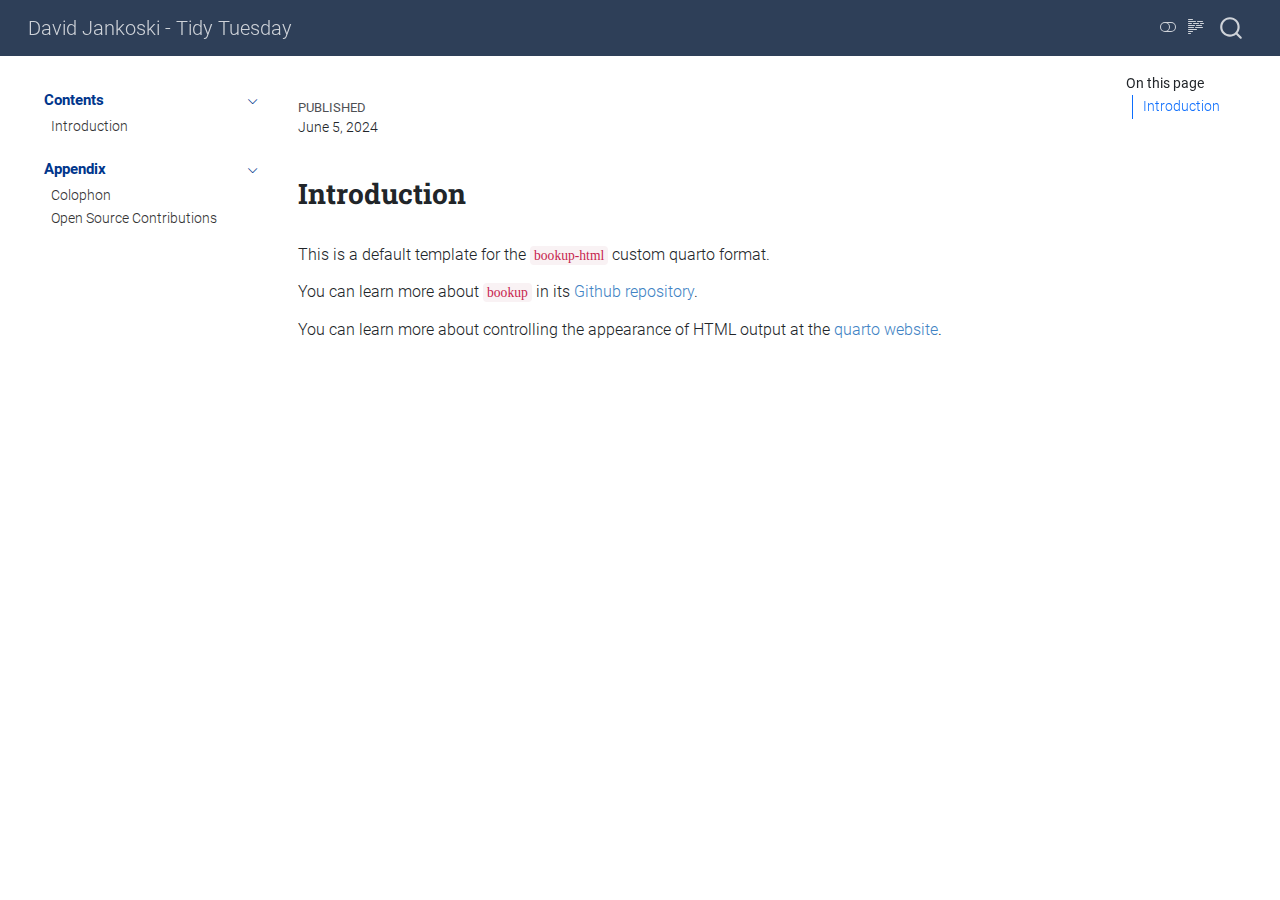
<file: docs/tidytuesday.html>
<!DOCTYPE html>
<html xmlns="http://www.w3.org/1999/xhtml" lang="en" xml:lang="en"><head>

<meta charset="utf-8">
<meta name="generator" content="quarto-1.5.39">

<meta name="viewport" content="width=device-width, initial-scale=1.0, user-scalable=yes">

<meta name="author" content="">
<meta name="dcterms.date" content="2024-06-05">

<title>David Jankoski - Tidy Tuesday – tidytuesday</title>
<style>
code{white-space: pre-wrap;}
span.smallcaps{font-variant: small-caps;}
div.columns{display: flex; gap: min(4vw, 1.5em);}
div.column{flex: auto; overflow-x: auto;}
div.hanging-indent{margin-left: 1.5em; text-indent: -1.5em;}
ul.task-list{list-style: none;}
ul.task-list li input[type="checkbox"] {
  width: 0.8em;
  margin: 0 0.8em 0.2em -1em; /* quarto-specific, see https://github.com/quarto-dev/quarto-cli/issues/4556 */ 
  vertical-align: middle;
}
</style>


<script src="site_libs/quarto-nav/quarto-nav.js"></script>
<script src="site_libs/quarto-nav/headroom.min.js"></script>
<script src="site_libs/clipboard/clipboard.min.js"></script>
<script src="site_libs/quarto-search/autocomplete.umd.js"></script>
<script src="site_libs/quarto-search/fuse.min.js"></script>
<script src="site_libs/quarto-search/quarto-search.js"></script>
<meta name="quarto:offset" content="./">
<script src="site_libs/quarto-html/quarto.js"></script>
<script src="site_libs/quarto-html/popper.min.js"></script>
<script src="site_libs/quarto-html/tippy.umd.min.js"></script>
<script src="site_libs/quarto-html/anchor.min.js"></script>
<link href="site_libs/quarto-html/tippy.css" rel="stylesheet">
<link href="site_libs/quarto-html/quarto-syntax-highlighting.css" rel="stylesheet" class="quarto-color-scheme" id="quarto-text-highlighting-styles">
<link href="site_libs/quarto-html/quarto-syntax-highlighting-dark.css" rel="prefetch" class="quarto-color-scheme quarto-color-alternate" id="quarto-text-highlighting-styles">
<script src="site_libs/bootstrap/bootstrap.min.js"></script>
<link href="site_libs/bootstrap/bootstrap-icons.css" rel="stylesheet">
<link href="site_libs/bootstrap/bootstrap.min.css" rel="stylesheet" class="quarto-color-scheme" id="quarto-bootstrap" data-mode="light">
<link href="site_libs/bootstrap/bootstrap-dark.min.css" rel="prefetch" class="quarto-color-scheme quarto-color-alternate" id="quarto-bootstrap" data-mode="dark">
<link href="site_libs/quarto-contrib/bookup_fonts_gwf-0.0/fonts-embed.css" rel="stylesheet">
<script id="quarto-search-options" type="application/json">{
  "location": "navbar",
  "copy-button": false,
  "collapse-after": 3,
  "panel-placement": "end",
  "type": "overlay",
  "limit": 50,
  "keyboard-shortcut": [
    "f",
    "/",
    "s"
  ],
  "show-item-context": false,
  "language": {
    "search-no-results-text": "No results",
    "search-matching-documents-text": "matching documents",
    "search-copy-link-title": "Copy link to search",
    "search-hide-matches-text": "Hide additional matches",
    "search-more-match-text": "more match in this document",
    "search-more-matches-text": "more matches in this document",
    "search-clear-button-title": "Clear",
    "search-text-placeholder": "",
    "search-detached-cancel-button-title": "Cancel",
    "search-submit-button-title": "Submit",
    "search-label": "Search"
  }
}</script>


</head>

<body class="nav-sidebar floating nav-fixed">

<div id="quarto-search-results"></div>
  <header id="quarto-header" class="headroom fixed-top">
    <nav class="navbar navbar-expand-lg " data-bs-theme="dark">
      <div class="navbar-container container-fluid">
      <div class="navbar-brand-container mx-auto">
    <a class="navbar-brand" href="./index.html">
    <span class="navbar-title">David Jankoski - Tidy Tuesday</span>
    </a>
  </div>
        <div class="quarto-navbar-tools tools-end">
  <a href="" class="quarto-color-scheme-toggle quarto-navigation-tool  px-1" onclick="window.quartoToggleColorScheme(); return false;" title="Toggle dark mode"><i class="bi"></i></a>
  <a href="" class="quarto-reader-toggle quarto-navigation-tool px-1" onclick="window.quartoToggleReader(); return false;" title="Toggle reader mode">
  <div class="quarto-reader-toggle-btn">
  <i class="bi"></i>
  </div>
</a>
</div>
          <div id="quarto-search" class="" title="Search"></div>
      </div> <!-- /container-fluid -->
    </nav>
  <nav class="quarto-secondary-nav">
    <div class="container-fluid d-flex">
      <button type="button" class="quarto-btn-toggle btn" data-bs-toggle="collapse" role="button" data-bs-target=".quarto-sidebar-collapse-item" aria-controls="quarto-sidebar" aria-expanded="false" aria-label="Toggle sidebar navigation" onclick="if (window.quartoToggleHeadroom) { window.quartoToggleHeadroom(); }">
        <i class="bi bi-layout-text-sidebar-reverse"></i>
      </button>
        <nav class="quarto-page-breadcrumbs" aria-label="breadcrumb"><ol class="breadcrumb"></ol></nav>
        <a class="flex-grow-1" role="navigation" data-bs-toggle="collapse" data-bs-target=".quarto-sidebar-collapse-item" aria-controls="quarto-sidebar" aria-expanded="false" aria-label="Toggle sidebar navigation" onclick="if (window.quartoToggleHeadroom) { window.quartoToggleHeadroom(); }">      
        </a>
    </div>
  </nav>
</header>
<!-- content -->
<div id="quarto-content" class="quarto-container page-columns page-rows-contents page-layout-article page-navbar">
<!-- sidebar -->
  <nav id="quarto-sidebar" class="sidebar collapse collapse-horizontal quarto-sidebar-collapse-item sidebar-navigation floating overflow-auto">
    <div class="sidebar-menu-container"> 
    <ul class="list-unstyled mt-1">
        <li class="sidebar-item sidebar-item-section">
      <div class="sidebar-item-container"> 
            <a class="sidebar-item-text sidebar-link text-start" data-bs-toggle="collapse" data-bs-target="#quarto-sidebar-section-1" role="navigation" aria-expanded="true">
 <span class="menu-text">Contents</span></a>
          <a class="sidebar-item-toggle text-start" data-bs-toggle="collapse" data-bs-target="#quarto-sidebar-section-1" role="navigation" aria-expanded="true" aria-label="Toggle section">
            <i class="bi bi-chevron-right ms-2"></i>
          </a> 
      </div>
      <ul id="quarto-sidebar-section-1" class="collapse list-unstyled sidebar-section depth1 show">  
          <li class="sidebar-item">
  <div class="sidebar-item-container"> 
  <a href="./index.html" class="sidebar-item-text sidebar-link">
 <span class="menu-text">Introduction</span></a>
  </div>
</li>
      </ul>
  </li>
        <li class="sidebar-item sidebar-item-section">
      <div class="sidebar-item-container"> 
            <a class="sidebar-item-text sidebar-link text-start" data-bs-toggle="collapse" data-bs-target="#quarto-sidebar-section-2" role="navigation" aria-expanded="true">
 <span class="menu-text">Appendix</span></a>
          <a class="sidebar-item-toggle text-start" data-bs-toggle="collapse" data-bs-target="#quarto-sidebar-section-2" role="navigation" aria-expanded="true" aria-label="Toggle section">
            <i class="bi bi-chevron-right ms-2"></i>
          </a> 
      </div>
      <ul id="quarto-sidebar-section-2" class="collapse list-unstyled sidebar-section depth1 show">  
          <li class="sidebar-item">
  <div class="sidebar-item-container"> 
  <a href="./colophon.html" class="sidebar-item-text sidebar-link">
 <span class="menu-text">Colophon</span></a>
  </div>
</li>
          <li class="sidebar-item">
  <div class="sidebar-item-container"> 
  <a href="./open_source_contributions.html" class="sidebar-item-text sidebar-link">
 <span class="menu-text">Open Source Contributions</span></a>
  </div>
</li>
      </ul>
  </li>
    </ul>
    </div>
</nav>
<div id="quarto-sidebar-glass" class="quarto-sidebar-collapse-item" data-bs-toggle="collapse" data-bs-target=".quarto-sidebar-collapse-item"></div>
<!-- margin-sidebar -->
    <div id="quarto-margin-sidebar" class="sidebar margin-sidebar">
        <nav id="TOC" role="doc-toc" class="toc-active">
    <h2 id="toc-title">On this page</h2>
   
  <ul>
  <li><a href="#introduction" id="toc-introduction" class="nav-link active" data-scroll-target="#introduction">Introduction</a></li>
  </ul>
</nav>
    </div>
<!-- main -->
<main class="content" id="quarto-document-content">

<header id="title-block-header" class="quarto-title-block default">
<div class="quarto-title">
</div>



<div class="quarto-title-meta">

    
    <div>
    <div class="quarto-title-meta-heading">Published</div>
    <div class="quarto-title-meta-contents">
      <p class="date">June 5, 2024</p>
    </div>
  </div>
  
    
  </div>
  


</header>


<section id="introduction" class="level2">
<h2 class="anchored" data-anchor-id="introduction">Introduction</h2>
<p>This is a default template for the <code>bookup-html</code> custom quarto format.</p>
<p>You can learn more about <code>bookup</code> in its <a href="https://github.com/juba/bookup-html">Github repository</a>.</p>
<p>You can learn more about controlling the appearance of HTML output at the <a href="https://quarto.org/docs/output-formats/html-basics.html">quarto website</a>.</p>


</section>

</main> <!-- /main -->
<script id="quarto-html-after-body" type="application/javascript">
window.document.addEventListener("DOMContentLoaded", function (event) {
  const toggleBodyColorMode = (bsSheetEl) => {
    const mode = bsSheetEl.getAttribute("data-mode");
    const bodyEl = window.document.querySelector("body");
    if (mode === "dark") {
      bodyEl.classList.add("quarto-dark");
      bodyEl.classList.remove("quarto-light");
    } else {
      bodyEl.classList.add("quarto-light");
      bodyEl.classList.remove("quarto-dark");
    }
  }
  const toggleBodyColorPrimary = () => {
    const bsSheetEl = window.document.querySelector("link#quarto-bootstrap");
    if (bsSheetEl) {
      toggleBodyColorMode(bsSheetEl);
    }
  }
  toggleBodyColorPrimary();  
  const disableStylesheet = (stylesheets) => {
    for (let i=0; i < stylesheets.length; i++) {
      const stylesheet = stylesheets[i];
      stylesheet.rel = 'prefetch';
    }
  }
  const enableStylesheet = (stylesheets) => {
    for (let i=0; i < stylesheets.length; i++) {
      const stylesheet = stylesheets[i];
      stylesheet.rel = 'stylesheet';
    }
  }
  const manageTransitions = (selector, allowTransitions) => {
    const els = window.document.querySelectorAll(selector);
    for (let i=0; i < els.length; i++) {
      const el = els[i];
      if (allowTransitions) {
        el.classList.remove('notransition');
      } else {
        el.classList.add('notransition');
      }
    }
  }
  const toggleGiscusIfUsed = (isAlternate, darkModeDefault) => {
    const baseTheme = document.querySelector('#giscus-base-theme')?.value ?? 'light';
    const alternateTheme = document.querySelector('#giscus-alt-theme')?.value ?? 'dark';
    let newTheme = '';
    if(darkModeDefault) {
      newTheme = isAlternate ? baseTheme : alternateTheme;
    } else {
      newTheme = isAlternate ? alternateTheme : baseTheme;
    }
    const changeGiscusTheme = () => {
      // From: https://github.com/giscus/giscus/issues/336
      const sendMessage = (message) => {
        const iframe = document.querySelector('iframe.giscus-frame');
        if (!iframe) return;
        iframe.contentWindow.postMessage({ giscus: message }, 'https://giscus.app');
      }
      sendMessage({
        setConfig: {
          theme: newTheme
        }
      });
    }
    const isGiscussLoaded = window.document.querySelector('iframe.giscus-frame') !== null;
    if (isGiscussLoaded) {
      changeGiscusTheme();
    }
  }
  const toggleColorMode = (alternate) => {
    // Switch the stylesheets
    const alternateStylesheets = window.document.querySelectorAll('link.quarto-color-scheme.quarto-color-alternate');
    manageTransitions('#quarto-margin-sidebar .nav-link', false);
    if (alternate) {
      enableStylesheet(alternateStylesheets);
      for (const sheetNode of alternateStylesheets) {
        if (sheetNode.id === "quarto-bootstrap") {
          toggleBodyColorMode(sheetNode);
        }
      }
    } else {
      disableStylesheet(alternateStylesheets);
      toggleBodyColorPrimary();
    }
    manageTransitions('#quarto-margin-sidebar .nav-link', true);
    // Switch the toggles
    const toggles = window.document.querySelectorAll('.quarto-color-scheme-toggle');
    for (let i=0; i < toggles.length; i++) {
      const toggle = toggles[i];
      if (toggle) {
        if (alternate) {
          toggle.classList.add("alternate");     
        } else {
          toggle.classList.remove("alternate");
        }
      }
    }
    // Hack to workaround the fact that safari doesn't
    // properly recolor the scrollbar when toggling (#1455)
    if (navigator.userAgent.indexOf('Safari') > 0 && navigator.userAgent.indexOf('Chrome') == -1) {
      manageTransitions("body", false);
      window.scrollTo(0, 1);
      setTimeout(() => {
        window.scrollTo(0, 0);
        manageTransitions("body", true);
      }, 40);  
    }
  }
  const isFileUrl = () => { 
    return window.location.protocol === 'file:';
  }
  const hasAlternateSentinel = () => {  
    let styleSentinel = getColorSchemeSentinel();
    if (styleSentinel !== null) {
      return styleSentinel === "alternate";
    } else {
      return false;
    }
  }
  const setStyleSentinel = (alternate) => {
    const value = alternate ? "alternate" : "default";
    if (!isFileUrl()) {
      window.localStorage.setItem("quarto-color-scheme", value);
    } else {
      localAlternateSentinel = value;
    }
  }
  const getColorSchemeSentinel = () => {
    if (!isFileUrl()) {
      const storageValue = window.localStorage.getItem("quarto-color-scheme");
      return storageValue != null ? storageValue : localAlternateSentinel;
    } else {
      return localAlternateSentinel;
    }
  }
  const darkModeDefault = false;
  let localAlternateSentinel = darkModeDefault ? 'alternate' : 'default';
  // Dark / light mode switch
  window.quartoToggleColorScheme = () => {
    // Read the current dark / light value 
    let toAlternate = !hasAlternateSentinel();
    toggleColorMode(toAlternate);
    setStyleSentinel(toAlternate);
    toggleGiscusIfUsed(toAlternate, darkModeDefault);
  };
  // Ensure there is a toggle, if there isn't float one in the top right
  if (window.document.querySelector('.quarto-color-scheme-toggle') === null) {
    const a = window.document.createElement('a');
    a.classList.add('top-right');
    a.classList.add('quarto-color-scheme-toggle');
    a.href = "";
    a.onclick = function() { try { window.quartoToggleColorScheme(); } catch {} return false; };
    const i = window.document.createElement("i");
    i.classList.add('bi');
    a.appendChild(i);
    window.document.body.appendChild(a);
  }
  // Switch to dark mode if need be
  if (hasAlternateSentinel()) {
    toggleColorMode(true);
  } else {
    toggleColorMode(false);
  }
  const icon = "";
  const anchorJS = new window.AnchorJS();
  anchorJS.options = {
    placement: 'right',
    icon: icon
  };
  anchorJS.add('.anchored');
  const isCodeAnnotation = (el) => {
    for (const clz of el.classList) {
      if (clz.startsWith('code-annotation-')) {                     
        return true;
      }
    }
    return false;
  }
  const onCopySuccess = function(e) {
    // button target
    const button = e.trigger;
    // don't keep focus
    button.blur();
    // flash "checked"
    button.classList.add('code-copy-button-checked');
    var currentTitle = button.getAttribute("title");
    button.setAttribute("title", "Copied!");
    let tooltip;
    if (window.bootstrap) {
      button.setAttribute("data-bs-toggle", "tooltip");
      button.setAttribute("data-bs-placement", "left");
      button.setAttribute("data-bs-title", "Copied!");
      tooltip = new bootstrap.Tooltip(button, 
        { trigger: "manual", 
          customClass: "code-copy-button-tooltip",
          offset: [0, -8]});
      tooltip.show();    
    }
    setTimeout(function() {
      if (tooltip) {
        tooltip.hide();
        button.removeAttribute("data-bs-title");
        button.removeAttribute("data-bs-toggle");
        button.removeAttribute("data-bs-placement");
      }
      button.setAttribute("title", currentTitle);
      button.classList.remove('code-copy-button-checked');
    }, 1000);
    // clear code selection
    e.clearSelection();
  }
  const getTextToCopy = function(trigger) {
      const codeEl = trigger.previousElementSibling.cloneNode(true);
      for (const childEl of codeEl.children) {
        if (isCodeAnnotation(childEl)) {
          childEl.remove();
        }
      }
      return codeEl.innerText;
  }
  const clipboard = new window.ClipboardJS('.code-copy-button:not([data-in-quarto-modal])', {
    text: getTextToCopy
  });
  clipboard.on('success', onCopySuccess);
  if (window.document.getElementById('quarto-embedded-source-code-modal')) {
    // For code content inside modals, clipBoardJS needs to be initialized with a container option
    // TODO: Check when it could be a function (https://github.com/zenorocha/clipboard.js/issues/860)
    const clipboardModal = new window.ClipboardJS('.code-copy-button[data-in-quarto-modal]', {
      text: getTextToCopy,
      container: window.document.getElementById('quarto-embedded-source-code-modal')
    });
    clipboardModal.on('success', onCopySuccess);
  }
    var localhostRegex = new RegExp(/^(?:http|https):\/\/localhost\:?[0-9]*\//);
    var mailtoRegex = new RegExp(/^mailto:/);
      var filterRegex = new RegExp('/' + window.location.host + '/');
    var isInternal = (href) => {
        return filterRegex.test(href) || localhostRegex.test(href) || mailtoRegex.test(href);
    }
    // Inspect non-navigation links and adorn them if external
 	var links = window.document.querySelectorAll('a[href]:not(.nav-link):not(.navbar-brand):not(.toc-action):not(.sidebar-link):not(.sidebar-item-toggle):not(.pagination-link):not(.no-external):not([aria-hidden]):not(.dropdown-item):not(.quarto-navigation-tool):not(.about-link)');
    for (var i=0; i<links.length; i++) {
      const link = links[i];
      if (!isInternal(link.href)) {
        // undo the damage that might have been done by quarto-nav.js in the case of
        // links that we want to consider external
        if (link.dataset.originalHref !== undefined) {
          link.href = link.dataset.originalHref;
        }
      }
    }
  function tippyHover(el, contentFn, onTriggerFn, onUntriggerFn) {
    const config = {
      allowHTML: true,
      maxWidth: 500,
      delay: 100,
      arrow: false,
      appendTo: function(el) {
          return el.parentElement;
      },
      interactive: true,
      interactiveBorder: 10,
      theme: 'quarto',
      placement: 'bottom-start',
    };
    if (contentFn) {
      config.content = contentFn;
    }
    if (onTriggerFn) {
      config.onTrigger = onTriggerFn;
    }
    if (onUntriggerFn) {
      config.onUntrigger = onUntriggerFn;
    }
    window.tippy(el, config); 
  }
  const noterefs = window.document.querySelectorAll('a[role="doc-noteref"]');
  for (var i=0; i<noterefs.length; i++) {
    const ref = noterefs[i];
    tippyHover(ref, function() {
      // use id or data attribute instead here
      let href = ref.getAttribute('data-footnote-href') || ref.getAttribute('href');
      try { href = new URL(href).hash; } catch {}
      const id = href.replace(/^#\/?/, "");
      const note = window.document.getElementById(id);
      if (note) {
        return note.innerHTML;
      } else {
        return "";
      }
    });
  }
  const xrefs = window.document.querySelectorAll('a.quarto-xref');
  const processXRef = (id, note) => {
    // Strip column container classes
    const stripColumnClz = (el) => {
      el.classList.remove("page-full", "page-columns");
      if (el.children) {
        for (const child of el.children) {
          stripColumnClz(child);
        }
      }
    }
    stripColumnClz(note)
    if (id === null || id.startsWith('sec-')) {
      // Special case sections, only their first couple elements
      const container = document.createElement("div");
      if (note.children && note.children.length > 2) {
        container.appendChild(note.children[0].cloneNode(true));
        for (let i = 1; i < note.children.length; i++) {
          const child = note.children[i];
          if (child.tagName === "P" && child.innerText === "") {
            continue;
          } else {
            container.appendChild(child.cloneNode(true));
            break;
          }
        }
        if (window.Quarto?.typesetMath) {
          window.Quarto.typesetMath(container);
        }
        return container.innerHTML
      } else {
        if (window.Quarto?.typesetMath) {
          window.Quarto.typesetMath(note);
        }
        return note.innerHTML;
      }
    } else {
      // Remove any anchor links if they are present
      const anchorLink = note.querySelector('a.anchorjs-link');
      if (anchorLink) {
        anchorLink.remove();
      }
      if (window.Quarto?.typesetMath) {
        window.Quarto.typesetMath(note);
      }
      // TODO in 1.5, we should make sure this works without a callout special case
      if (note.classList.contains("callout")) {
        return note.outerHTML;
      } else {
        return note.innerHTML;
      }
    }
  }
  for (var i=0; i<xrefs.length; i++) {
    const xref = xrefs[i];
    tippyHover(xref, undefined, function(instance) {
      instance.disable();
      let url = xref.getAttribute('href');
      let hash = undefined; 
      if (url.startsWith('#')) {
        hash = url;
      } else {
        try { hash = new URL(url).hash; } catch {}
      }
      if (hash) {
        const id = hash.replace(/^#\/?/, "");
        const note = window.document.getElementById(id);
        if (note !== null) {
          try {
            const html = processXRef(id, note.cloneNode(true));
            instance.setContent(html);
          } finally {
            instance.enable();
            instance.show();
          }
        } else {
          // See if we can fetch this
          fetch(url.split('#')[0])
          .then(res => res.text())
          .then(html => {
            const parser = new DOMParser();
            const htmlDoc = parser.parseFromString(html, "text/html");
            const note = htmlDoc.getElementById(id);
            if (note !== null) {
              const html = processXRef(id, note);
              instance.setContent(html);
            } 
          }).finally(() => {
            instance.enable();
            instance.show();
          });
        }
      } else {
        // See if we can fetch a full url (with no hash to target)
        // This is a special case and we should probably do some content thinning / targeting
        fetch(url)
        .then(res => res.text())
        .then(html => {
          const parser = new DOMParser();
          const htmlDoc = parser.parseFromString(html, "text/html");
          const note = htmlDoc.querySelector('main.content');
          if (note !== null) {
            // This should only happen for chapter cross references
            // (since there is no id in the URL)
            // remove the first header
            if (note.children.length > 0 && note.children[0].tagName === "HEADER") {
              note.children[0].remove();
            }
            const html = processXRef(null, note);
            instance.setContent(html);
          } 
        }).finally(() => {
          instance.enable();
          instance.show();
        });
      }
    }, function(instance) {
    });
  }
      let selectedAnnoteEl;
      const selectorForAnnotation = ( cell, annotation) => {
        let cellAttr = 'data-code-cell="' + cell + '"';
        let lineAttr = 'data-code-annotation="' +  annotation + '"';
        const selector = 'span[' + cellAttr + '][' + lineAttr + ']';
        return selector;
      }
      const selectCodeLines = (annoteEl) => {
        const doc = window.document;
        const targetCell = annoteEl.getAttribute("data-target-cell");
        const targetAnnotation = annoteEl.getAttribute("data-target-annotation");
        const annoteSpan = window.document.querySelector(selectorForAnnotation(targetCell, targetAnnotation));
        const lines = annoteSpan.getAttribute("data-code-lines").split(",");
        const lineIds = lines.map((line) => {
          return targetCell + "-" + line;
        })
        let top = null;
        let height = null;
        let parent = null;
        if (lineIds.length > 0) {
            //compute the position of the single el (top and bottom and make a div)
            const el = window.document.getElementById(lineIds[0]);
            top = el.offsetTop;
            height = el.offsetHeight;
            parent = el.parentElement.parentElement;
          if (lineIds.length > 1) {
            const lastEl = window.document.getElementById(lineIds[lineIds.length - 1]);
            const bottom = lastEl.offsetTop + lastEl.offsetHeight;
            height = bottom - top;
          }
          if (top !== null && height !== null && parent !== null) {
            // cook up a div (if necessary) and position it 
            let div = window.document.getElementById("code-annotation-line-highlight");
            if (div === null) {
              div = window.document.createElement("div");
              div.setAttribute("id", "code-annotation-line-highlight");
              div.style.position = 'absolute';
              parent.appendChild(div);
            }
            div.style.top = top - 2 + "px";
            div.style.height = height + 4 + "px";
            div.style.left = 0;
            let gutterDiv = window.document.getElementById("code-annotation-line-highlight-gutter");
            if (gutterDiv === null) {
              gutterDiv = window.document.createElement("div");
              gutterDiv.setAttribute("id", "code-annotation-line-highlight-gutter");
              gutterDiv.style.position = 'absolute';
              const codeCell = window.document.getElementById(targetCell);
              const gutter = codeCell.querySelector('.code-annotation-gutter');
              gutter.appendChild(gutterDiv);
            }
            gutterDiv.style.top = top - 2 + "px";
            gutterDiv.style.height = height + 4 + "px";
          }
          selectedAnnoteEl = annoteEl;
        }
      };
      const unselectCodeLines = () => {
        const elementsIds = ["code-annotation-line-highlight", "code-annotation-line-highlight-gutter"];
        elementsIds.forEach((elId) => {
          const div = window.document.getElementById(elId);
          if (div) {
            div.remove();
          }
        });
        selectedAnnoteEl = undefined;
      };
        // Handle positioning of the toggle
    window.addEventListener(
      "resize",
      throttle(() => {
        elRect = undefined;
        if (selectedAnnoteEl) {
          selectCodeLines(selectedAnnoteEl);
        }
      }, 10)
    );
    function throttle(fn, ms) {
    let throttle = false;
    let timer;
      return (...args) => {
        if(!throttle) { // first call gets through
            fn.apply(this, args);
            throttle = true;
        } else { // all the others get throttled
            if(timer) clearTimeout(timer); // cancel #2
            timer = setTimeout(() => {
              fn.apply(this, args);
              timer = throttle = false;
            }, ms);
        }
      };
    }
      // Attach click handler to the DT
      const annoteDls = window.document.querySelectorAll('dt[data-target-cell]');
      for (const annoteDlNode of annoteDls) {
        annoteDlNode.addEventListener('click', (event) => {
          const clickedEl = event.target;
          if (clickedEl !== selectedAnnoteEl) {
            unselectCodeLines();
            const activeEl = window.document.querySelector('dt[data-target-cell].code-annotation-active');
            if (activeEl) {
              activeEl.classList.remove('code-annotation-active');
            }
            selectCodeLines(clickedEl);
            clickedEl.classList.add('code-annotation-active');
          } else {
            // Unselect the line
            unselectCodeLines();
            clickedEl.classList.remove('code-annotation-active');
          }
        });
      }
  const findCites = (el) => {
    const parentEl = el.parentElement;
    if (parentEl) {
      const cites = parentEl.dataset.cites;
      if (cites) {
        return {
          el,
          cites: cites.split(' ')
        };
      } else {
        return findCites(el.parentElement)
      }
    } else {
      return undefined;
    }
  };
  var bibliorefs = window.document.querySelectorAll('a[role="doc-biblioref"]');
  for (var i=0; i<bibliorefs.length; i++) {
    const ref = bibliorefs[i];
    const citeInfo = findCites(ref);
    if (citeInfo) {
      tippyHover(citeInfo.el, function() {
        var popup = window.document.createElement('div');
        citeInfo.cites.forEach(function(cite) {
          var citeDiv = window.document.createElement('div');
          citeDiv.classList.add('hanging-indent');
          citeDiv.classList.add('csl-entry');
          var biblioDiv = window.document.getElementById('ref-' + cite);
          if (biblioDiv) {
            citeDiv.innerHTML = biblioDiv.innerHTML;
          }
          popup.appendChild(citeDiv);
        });
        return popup.innerHTML;
      });
    }
  }
});
</script>
</div> <!-- /content -->




</body></html>
</file>
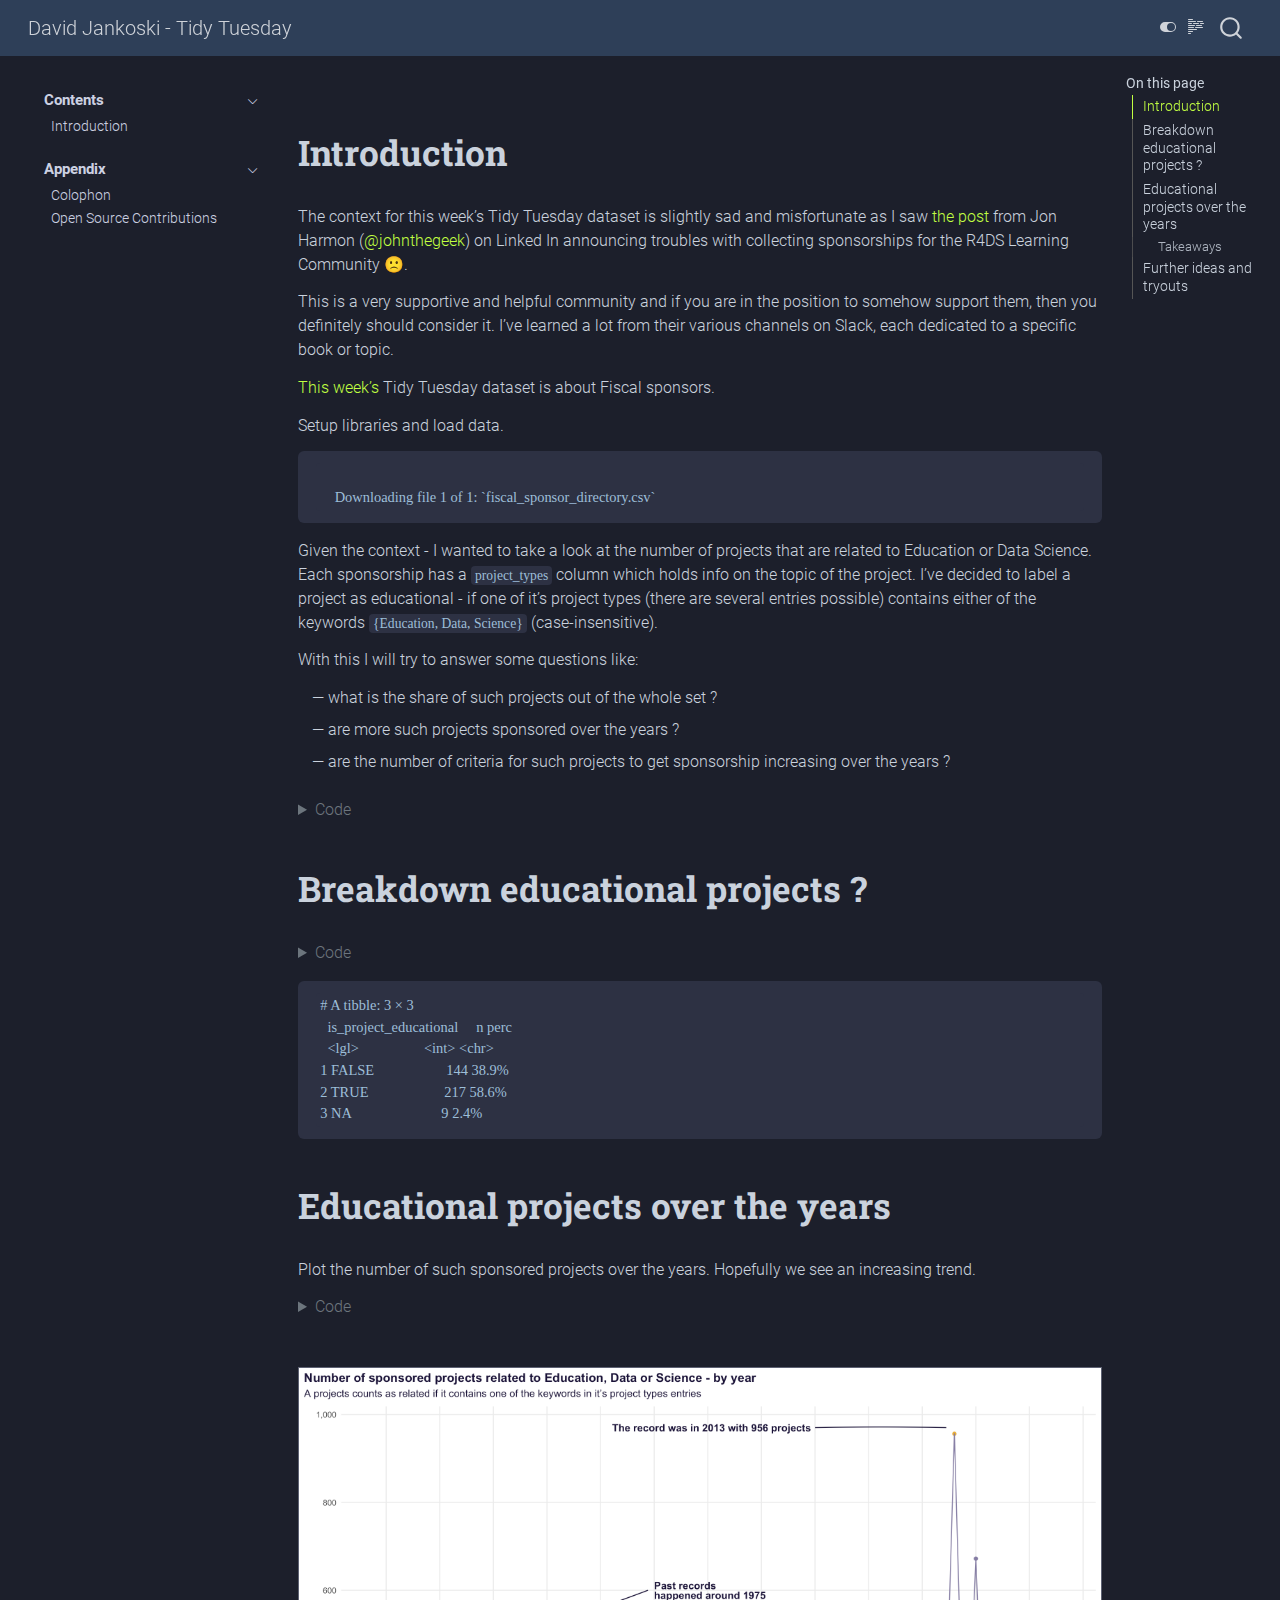
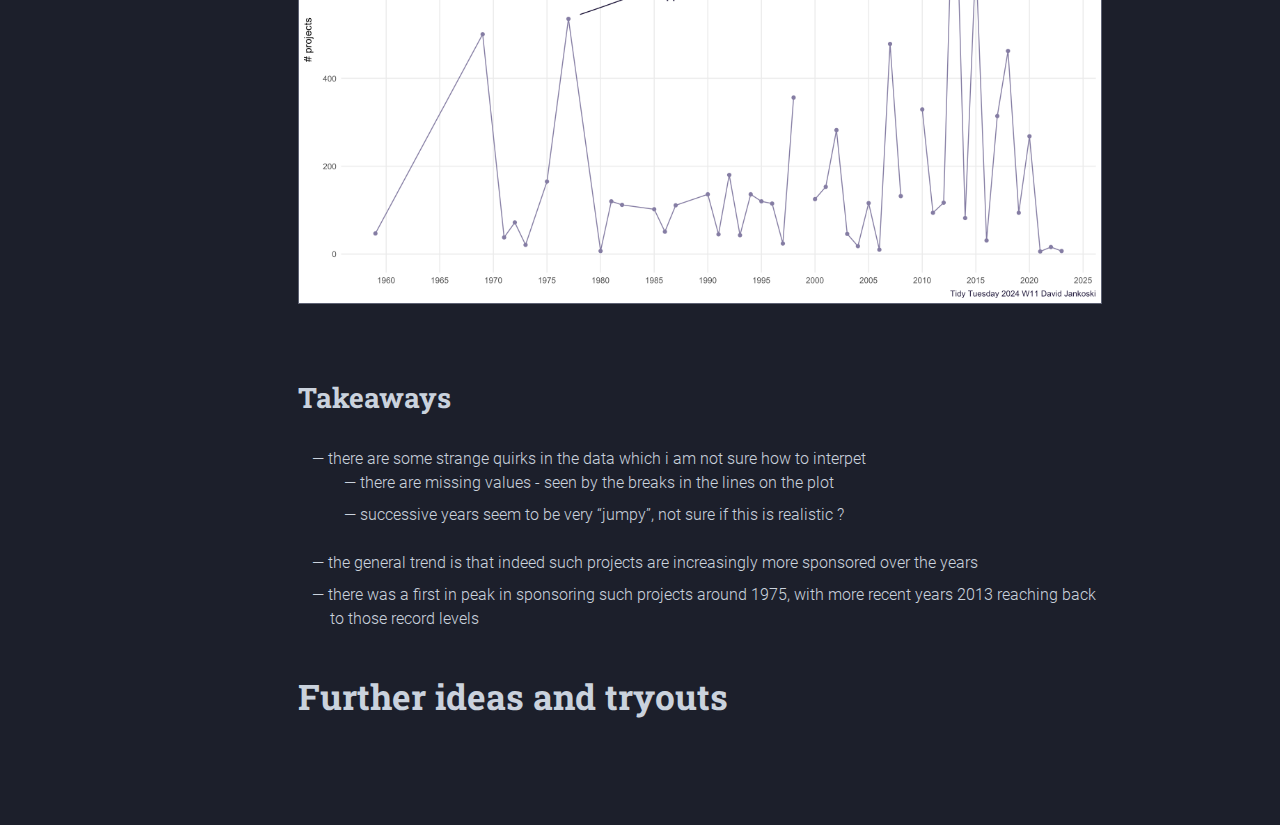
<file: docs/R/2024/W11/fiscal_sponsors.html>
<!DOCTYPE html>
<html xmlns="http://www.w3.org/1999/xhtml" lang="en" xml:lang="en"><head>

<meta charset="utf-8">
<meta name="generator" content="quarto-1.5.39">

<meta name="viewport" content="width=device-width, initial-scale=1.0, user-scalable=yes">


<title>David Jankoski - Tidy Tuesday – fiscal_sponsors</title>
<style>
code{white-space: pre-wrap;}
span.smallcaps{font-variant: small-caps;}
div.columns{display: flex; gap: min(4vw, 1.5em);}
div.column{flex: auto; overflow-x: auto;}
div.hanging-indent{margin-left: 1.5em; text-indent: -1.5em;}
ul.task-list{list-style: none;}
ul.task-list li input[type="checkbox"] {
  width: 0.8em;
  margin: 0 0.8em 0.2em -1em; /* quarto-specific, see https://github.com/quarto-dev/quarto-cli/issues/4556 */ 
  vertical-align: middle;
}
/* CSS for syntax highlighting */
pre > code.sourceCode { white-space: pre; position: relative; }
pre > code.sourceCode > span { line-height: 1.25; }
pre > code.sourceCode > span:empty { height: 1.2em; }
.sourceCode { overflow: visible; }
code.sourceCode > span { color: inherit; text-decoration: inherit; }
div.sourceCode { margin: 1em 0; }
pre.sourceCode { margin: 0; }
@media screen {
div.sourceCode { overflow: auto; }
}
@media print {
pre > code.sourceCode { white-space: pre-wrap; }
pre > code.sourceCode > span { display: inline-block; text-indent: -5em; padding-left: 5em; }
}
pre.numberSource code
  { counter-reset: source-line 0; }
pre.numberSource code > span
  { position: relative; left: -4em; counter-increment: source-line; }
pre.numberSource code > span > a:first-child::before
  { content: counter(source-line);
    position: relative; left: -1em; text-align: right; vertical-align: baseline;
    border: none; display: inline-block;
    -webkit-touch-callout: none; -webkit-user-select: none;
    -khtml-user-select: none; -moz-user-select: none;
    -ms-user-select: none; user-select: none;
    padding: 0 4px; width: 4em;
  }
pre.numberSource { margin-left: 3em;  padding-left: 4px; }
div.sourceCode
  {   }
@media screen {
pre > code.sourceCode > span > a:first-child::before { text-decoration: underline; }
}
</style>


<script src="../../../site_libs/quarto-nav/quarto-nav.js"></script>
<script src="../../../site_libs/quarto-nav/headroom.min.js"></script>
<script src="../../../site_libs/clipboard/clipboard.min.js"></script>
<script src="../../../site_libs/quarto-search/autocomplete.umd.js"></script>
<script src="../../../site_libs/quarto-search/fuse.min.js"></script>
<script src="../../../site_libs/quarto-search/quarto-search.js"></script>
<meta name="quarto:offset" content="../../../">
<script src="../../../site_libs/quarto-html/quarto.js"></script>
<script src="../../../site_libs/quarto-html/popper.min.js"></script>
<script src="../../../site_libs/quarto-html/tippy.umd.min.js"></script>
<script src="../../../site_libs/quarto-html/anchor.min.js"></script>
<link href="../../../site_libs/quarto-html/tippy.css" rel="stylesheet">
<link href="../../../site_libs/quarto-html/quarto-syntax-highlighting.css" rel="stylesheet" class="quarto-color-scheme" id="quarto-text-highlighting-styles">
<link href="../../../site_libs/quarto-html/quarto-syntax-highlighting-dark.css" rel="stylesheet" class="quarto-color-scheme quarto-color-alternate" id="quarto-text-highlighting-styles">
<script src="../../../site_libs/bootstrap/bootstrap.min.js"></script>
<link href="../../../site_libs/bootstrap/bootstrap-icons.css" rel="stylesheet">
<link href="../../../site_libs/bootstrap/bootstrap.min.css" rel="stylesheet" class="quarto-color-scheme" id="quarto-bootstrap" data-mode="light">
<link href="../../../site_libs/bootstrap/bootstrap-dark.min.css" rel="stylesheet" class="quarto-color-scheme quarto-color-alternate" id="quarto-bootstrap" data-mode="dark">
<link href="../../../site_libs/quarto-contrib/bookup_fonts_gwf-0.0/fonts-embed.css" rel="stylesheet">
<script id="quarto-search-options" type="application/json">{
  "location": "navbar",
  "copy-button": false,
  "collapse-after": 3,
  "panel-placement": "end",
  "type": "overlay",
  "limit": 50,
  "keyboard-shortcut": [
    "f",
    "/",
    "s"
  ],
  "show-item-context": false,
  "language": {
    "search-no-results-text": "No results",
    "search-matching-documents-text": "matching documents",
    "search-copy-link-title": "Copy link to search",
    "search-hide-matches-text": "Hide additional matches",
    "search-more-match-text": "more match in this document",
    "search-more-matches-text": "more matches in this document",
    "search-clear-button-title": "Clear",
    "search-text-placeholder": "",
    "search-detached-cancel-button-title": "Cancel",
    "search-submit-button-title": "Submit",
    "search-label": "Search"
  }
}</script>


</head>

<body class="nav-sidebar floating nav-fixed">

<div id="quarto-search-results"></div>
  <header id="quarto-header" class="headroom fixed-top">
    <nav class="navbar navbar-expand-lg " data-bs-theme="dark">
      <div class="navbar-container container-fluid">
      <div class="navbar-brand-container mx-auto">
    <a class="navbar-brand" href="../../../index.html">
    <span class="navbar-title">David Jankoski - Tidy Tuesday</span>
    </a>
  </div>
        <div class="quarto-navbar-tools tools-end">
  <a href="" class="quarto-color-scheme-toggle quarto-navigation-tool  px-1" onclick="window.quartoToggleColorScheme(); return false;" title="Toggle dark mode"><i class="bi"></i></a>
  <a href="" class="quarto-reader-toggle quarto-navigation-tool px-1" onclick="window.quartoToggleReader(); return false;" title="Toggle reader mode">
  <div class="quarto-reader-toggle-btn">
  <i class="bi"></i>
  </div>
</a>
</div>
          <div id="quarto-search" class="" title="Search"></div>
      </div> <!-- /container-fluid -->
    </nav>
  <nav class="quarto-secondary-nav">
    <div class="container-fluid d-flex">
      <button type="button" class="quarto-btn-toggle btn" data-bs-toggle="collapse" role="button" data-bs-target=".quarto-sidebar-collapse-item" aria-controls="quarto-sidebar" aria-expanded="false" aria-label="Toggle sidebar navigation" onclick="if (window.quartoToggleHeadroom) { window.quartoToggleHeadroom(); }">
        <i class="bi bi-layout-text-sidebar-reverse"></i>
      </button>
        <nav class="quarto-page-breadcrumbs" aria-label="breadcrumb"><ol class="breadcrumb"></ol></nav>
        <a class="flex-grow-1" role="navigation" data-bs-toggle="collapse" data-bs-target=".quarto-sidebar-collapse-item" aria-controls="quarto-sidebar" aria-expanded="false" aria-label="Toggle sidebar navigation" onclick="if (window.quartoToggleHeadroom) { window.quartoToggleHeadroom(); }">      
        </a>
    </div>
  </nav>
</header>
<!-- content -->
<div id="quarto-content" class="quarto-container page-columns page-rows-contents page-layout-article page-navbar">
<!-- sidebar -->
  <nav id="quarto-sidebar" class="sidebar collapse collapse-horizontal quarto-sidebar-collapse-item sidebar-navigation floating overflow-auto">
    <div class="sidebar-menu-container"> 
    <ul class="list-unstyled mt-1">
        <li class="sidebar-item sidebar-item-section">
      <div class="sidebar-item-container"> 
            <a class="sidebar-item-text sidebar-link text-start" data-bs-toggle="collapse" data-bs-target="#quarto-sidebar-section-1" role="navigation" aria-expanded="true">
 <span class="menu-text">Contents</span></a>
          <a class="sidebar-item-toggle text-start" data-bs-toggle="collapse" data-bs-target="#quarto-sidebar-section-1" role="navigation" aria-expanded="true" aria-label="Toggle section">
            <i class="bi bi-chevron-right ms-2"></i>
          </a> 
      </div>
      <ul id="quarto-sidebar-section-1" class="collapse list-unstyled sidebar-section depth1 show">  
          <li class="sidebar-item">
  <div class="sidebar-item-container"> 
  <a href="../../../index.html" class="sidebar-item-text sidebar-link">
 <span class="menu-text">Introduction</span></a>
  </div>
</li>
      </ul>
  </li>
        <li class="sidebar-item sidebar-item-section">
      <div class="sidebar-item-container"> 
            <a class="sidebar-item-text sidebar-link text-start" data-bs-toggle="collapse" data-bs-target="#quarto-sidebar-section-2" role="navigation" aria-expanded="true">
 <span class="menu-text">Appendix</span></a>
          <a class="sidebar-item-toggle text-start" data-bs-toggle="collapse" data-bs-target="#quarto-sidebar-section-2" role="navigation" aria-expanded="true" aria-label="Toggle section">
            <i class="bi bi-chevron-right ms-2"></i>
          </a> 
      </div>
      <ul id="quarto-sidebar-section-2" class="collapse list-unstyled sidebar-section depth1 show">  
          <li class="sidebar-item">
  <div class="sidebar-item-container"> 
  <a href="../../../colophon.html" class="sidebar-item-text sidebar-link">
 <span class="menu-text">Colophon</span></a>
  </div>
</li>
          <li class="sidebar-item">
  <div class="sidebar-item-container"> 
  <a href="../../../open_source_contributions.html" class="sidebar-item-text sidebar-link">
 <span class="menu-text">Open Source Contributions</span></a>
  </div>
</li>
      </ul>
  </li>
    </ul>
    </div>
</nav>
<div id="quarto-sidebar-glass" class="quarto-sidebar-collapse-item" data-bs-toggle="collapse" data-bs-target=".quarto-sidebar-collapse-item"></div>
<!-- margin-sidebar -->
    <div id="quarto-margin-sidebar" class="sidebar margin-sidebar">
        <nav id="TOC" role="doc-toc" class="toc-active" data-toc-expanded="2">
    <h2 id="toc-title">On this page</h2>
   
  <ul class="collapse">
  <li><a href="#introduction" id="toc-introduction" class="nav-link active" data-scroll-target="#introduction">Introduction</a></li>
  <li><a href="#breakdown-educational-projects" id="toc-breakdown-educational-projects" class="nav-link" data-scroll-target="#breakdown-educational-projects">Breakdown educational projects ?</a></li>
  <li><a href="#educational-projects-over-the-years" id="toc-educational-projects-over-the-years" class="nav-link" data-scroll-target="#educational-projects-over-the-years">Educational projects over the years</a>
  <ul class="collapse">
  <li><a href="#takeaways" id="toc-takeaways" class="nav-link" data-scroll-target="#takeaways">Takeaways</a></li>
  </ul></li>
  <li><a href="#further-ideas-and-tryouts" id="toc-further-ideas-and-tryouts" class="nav-link" data-scroll-target="#further-ideas-and-tryouts">Further ideas and tryouts</a></li>
  </ul>
</nav>
    </div>
<!-- main -->
<main class="content" id="quarto-document-content">




<section id="introduction" class="level1">
<h1>Introduction</h1>
<p>The context for this week’s Tidy Tuesday dataset is slightly sad and misfortunate as I saw <a href="https://www.linkedin.com/posts/r4ds_r4ds-online-learning-community-open-collective-activity-7171154003379048449-e8yL">the post</a> from Jon Harmon (<a href="https://fosstodon.org/@jonthegeek">@johnthegeek</a>) on Linked In announcing troubles with collecting sponsorships for the R4DS Learning Community 🙁.</p>
<p>This is a very supportive and helpful community and if you are in the position to somehow support them, then you definitely should consider it. I’ve learned a lot from their various channels on Slack, each dedicated to a specific book or topic.</p>
<p><a href="https://github.com/rfordatascience/tidytuesday/blob/master/data/2024/2024-03-12/readme.md">This week’s</a> Tidy Tuesday dataset is about Fiscal sponsors.</p>
<p>Setup libraries and load data.</p>
<div class="cell">
<div class="cell-output cell-output-stdout">
<pre><code>
    Downloading file 1 of 1: `fiscal_sponsor_directory.csv`</code></pre>
</div>
</div>
<p>Given the context - I wanted to take a look at the number of projects that are related to Education or Data Science. Each sponsorship has a <code>project_types</code> column which holds info on the topic of the project. I’ve decided to label a project as educational - if one of it’s project types (there are several entries possible) contains either of the keywords <code>{Education, Data, Science}</code> (case-insensitive).</p>
<p>With this I will try to answer some questions like:</p>
<ul>
<li>what is the share of such projects out of the whole set ?</li>
<li>are more such projects sponsored over the years ?</li>
<li>are the number of criteria for such projects to get sponsorship increasing over the years ?</li>
</ul>
<div class="cell">
<details class="code-fold">
<summary>Code</summary>
<div class="sourceCode cell-code" id="cb2"><pre class="sourceCode r code-with-copy"><code class="sourceCode r"><span id="cb2-1"><a href="#cb2-1" aria-hidden="true" tabindex="-1"></a>fiscal_sponsors <span class="ot">&lt;-</span></span>
<span id="cb2-2"><a href="#cb2-2" aria-hidden="true" tabindex="-1"></a>  fiscal_sponsor_directory <span class="sc">|&gt;</span></span>
<span id="cb2-3"><a href="#cb2-3" aria-hidden="true" tabindex="-1"></a>  <span class="fu">select</span>(</span>
<span id="cb2-4"><a href="#cb2-4" aria-hidden="true" tabindex="-1"></a>    name,</span>
<span id="cb2-5"><a href="#cb2-5" aria-hidden="true" tabindex="-1"></a>    year_fiscal_sponsor,</span>
<span id="cb2-6"><a href="#cb2-6" aria-hidden="true" tabindex="-1"></a>    n_sponsored,</span>
<span id="cb2-7"><a href="#cb2-7" aria-hidden="true" tabindex="-1"></a>    project_types,</span>
<span id="cb2-8"><a href="#cb2-8" aria-hidden="true" tabindex="-1"></a>    eligibility_criteria,</span>
<span id="cb2-9"><a href="#cb2-9" aria-hidden="true" tabindex="-1"></a>    services</span>
<span id="cb2-10"><a href="#cb2-10" aria-hidden="true" tabindex="-1"></a>  ) <span class="sc">|&gt;</span></span>
<span id="cb2-11"><a href="#cb2-11" aria-hidden="true" tabindex="-1"></a>  <span class="fu">mutate</span>(</span>
<span id="cb2-12"><a href="#cb2-12" aria-hidden="true" tabindex="-1"></a>    <span class="at">is_project_educational =</span> <span class="fu">str_detect</span>(project_types, <span class="st">"[Ed]ucation|[Dd]ata|[Ss]cience"</span>),</span>
<span id="cb2-13"><a href="#cb2-13" aria-hidden="true" tabindex="-1"></a>    <span class="co"># "1987" -&gt; "19870101" -&gt; 1987-01-01</span></span>
<span id="cb2-14"><a href="#cb2-14" aria-hidden="true" tabindex="-1"></a>    <span class="at">year =</span> {</span>
<span id="cb2-15"><a href="#cb2-15" aria-hidden="true" tabindex="-1"></a>      year_fiscal_sponsor <span class="sc">|&gt;</span></span>
<span id="cb2-16"><a href="#cb2-16" aria-hidden="true" tabindex="-1"></a>        <span class="fu">as.character</span>() <span class="sc">|&gt;</span></span>
<span id="cb2-17"><a href="#cb2-17" aria-hidden="true" tabindex="-1"></a>        <span class="fu">str_c</span>(<span class="st">"0101"</span>) <span class="sc">|&gt;</span></span>
<span id="cb2-18"><a href="#cb2-18" aria-hidden="true" tabindex="-1"></a>        <span class="fu">ymd</span>()</span>
<span id="cb2-19"><a href="#cb2-19" aria-hidden="true" tabindex="-1"></a>    }</span>
<span id="cb2-20"><a href="#cb2-20" aria-hidden="true" tabindex="-1"></a>  )</span></code><button title="Copy to Clipboard" class="code-copy-button"><i class="bi"></i></button></pre></div>
</details>
</div>
</section>
<section id="breakdown-educational-projects" class="level1">
<h1>Breakdown educational projects ?</h1>
<div class="cell">
<details class="code-fold">
<summary>Code</summary>
<div class="sourceCode cell-code" id="cb3"><pre class="sourceCode r code-with-copy"><code class="sourceCode r"><span id="cb3-1"><a href="#cb3-1" aria-hidden="true" tabindex="-1"></a>fiscal_sponsors <span class="sc">|&gt;</span></span>
<span id="cb3-2"><a href="#cb3-2" aria-hidden="true" tabindex="-1"></a>  <span class="fu">count</span>(is_project_educational) <span class="sc">|&gt;</span></span>
<span id="cb3-3"><a href="#cb3-3" aria-hidden="true" tabindex="-1"></a>  <span class="fu">mutate</span>(</span>
<span id="cb3-4"><a href="#cb3-4" aria-hidden="true" tabindex="-1"></a>    <span class="at">perc =</span> <span class="fu">label_percent</span>(<span class="at">accuracy =</span> <span class="fl">0.1</span>)(n <span class="sc">/</span> <span class="fu">sum</span>(n))</span>
<span id="cb3-5"><a href="#cb3-5" aria-hidden="true" tabindex="-1"></a>  )</span></code><button title="Copy to Clipboard" class="code-copy-button"><i class="bi"></i></button></pre></div>
</details>
<div class="cell-output cell-output-stdout">
<pre><code># A tibble: 3 × 3
  is_project_educational     n perc 
  &lt;lgl&gt;                  &lt;int&gt; &lt;chr&gt;
1 FALSE                    144 38.9%
2 TRUE                     217 58.6%
3 NA                         9 2.4% </code></pre>
</div>
</div>
</section>
<section id="educational-projects-over-the-years" class="level1">
<h1>Educational projects over the years</h1>
<p>Plot the number of such sponsored projects over the years. Hopefully we see an increasing trend.</p>
<div class="cell" data-layout-align="center">
<details class="code-fold">
<summary>Code</summary>
<div class="sourceCode cell-code" id="cb5"><pre class="sourceCode r code-with-copy"><code class="sourceCode r"><span id="cb5-1"><a href="#cb5-1" aria-hidden="true" tabindex="-1"></a><span class="co"># https://github.com/katiejolly/nationalparkcolors</span></span>
<span id="cb5-2"><a href="#cb5-2" aria-hidden="true" tabindex="-1"></a>line_colour       <span class="ot">&lt;-</span> <span class="fu">park_palette</span>(<span class="st">"Saguaro"</span>)[<span class="dv">1</span>]</span>
<span id="cb5-3"><a href="#cb5-3" aria-hidden="true" tabindex="-1"></a>annotation_colour <span class="ot">&lt;-</span> <span class="fu">park_palette</span>(<span class="st">"Saguaro"</span>)[<span class="dv">6</span>]</span>
<span id="cb5-4"><a href="#cb5-4" aria-hidden="true" tabindex="-1"></a>top_point_col     <span class="ot">&lt;-</span> <span class="fu">park_palette</span>(<span class="st">"Everglades"</span>)[<span class="dv">4</span>]</span>
<span id="cb5-5"><a href="#cb5-5" aria-hidden="true" tabindex="-1"></a></span>
<span id="cb5-6"><a href="#cb5-6" aria-hidden="true" tabindex="-1"></a></span>
<span id="cb5-7"><a href="#cb5-7" aria-hidden="true" tabindex="-1"></a><span class="co"># educational per year</span></span>
<span id="cb5-8"><a href="#cb5-8" aria-hidden="true" tabindex="-1"></a>educational_projects_sponsors <span class="sc">|&gt;</span></span>
<span id="cb5-9"><a href="#cb5-9" aria-hidden="true" tabindex="-1"></a>  <span class="fu">group_by</span>(year) <span class="sc">|&gt;</span></span>
<span id="cb5-10"><a href="#cb5-10" aria-hidden="true" tabindex="-1"></a>  <span class="fu">summarise</span>(<span class="at">n_sponsored =</span> <span class="fu">sum</span>(n_sponsored)) <span class="sc">|&gt;</span></span>
<span id="cb5-11"><a href="#cb5-11" aria-hidden="true" tabindex="-1"></a>  <span class="fu">mutate</span>(</span>
<span id="cb5-12"><a href="#cb5-12" aria-hidden="true" tabindex="-1"></a>    <span class="at">pointcol =</span> <span class="fu">ifelse</span>(year <span class="sc">==</span> <span class="fu">as_date</span>(<span class="st">"2013-01-01"</span>), top_point_col, line_colour)</span>
<span id="cb5-13"><a href="#cb5-13" aria-hidden="true" tabindex="-1"></a>  ) <span class="sc">|&gt;</span></span>
<span id="cb5-14"><a href="#cb5-14" aria-hidden="true" tabindex="-1"></a>  <span class="fu">ggplot</span>(<span class="fu">aes</span>(<span class="at">x =</span> year, <span class="at">y =</span> n_sponsored)) <span class="sc">+</span></span>
<span id="cb5-15"><a href="#cb5-15" aria-hidden="true" tabindex="-1"></a>  <span class="fu">geom_point</span>(<span class="fu">aes</span>(<span class="at">colour =</span> <span class="fu">I</span>(pointcol))) <span class="sc">+</span></span>
<span id="cb5-16"><a href="#cb5-16" aria-hidden="true" tabindex="-1"></a>  <span class="fu">geom_line</span>(<span class="fu">aes</span>(<span class="at">group =</span> <span class="dv">1</span>), <span class="at">colour =</span> line_colour) <span class="sc">+</span></span>
<span id="cb5-17"><a href="#cb5-17" aria-hidden="true" tabindex="-1"></a>  <span class="fu">scale_x_date</span>(</span>
<span id="cb5-18"><a href="#cb5-18" aria-hidden="true" tabindex="-1"></a>    <span class="at">date_breaks =</span> <span class="st">"5 years"</span>,</span>
<span id="cb5-19"><a href="#cb5-19" aria-hidden="true" tabindex="-1"></a>    <span class="at">date_labels =</span> <span class="st">"%Y"</span>,</span>
<span id="cb5-20"><a href="#cb5-20" aria-hidden="true" tabindex="-1"></a>    <span class="at">minor_breaks =</span> <span class="cn">NULL</span></span>
<span id="cb5-21"><a href="#cb5-21" aria-hidden="true" tabindex="-1"></a>  ) <span class="sc">+</span></span>
<span id="cb5-22"><a href="#cb5-22" aria-hidden="true" tabindex="-1"></a>  <span class="fu">scale_y_continuous</span>(</span>
<span id="cb5-23"><a href="#cb5-23" aria-hidden="true" tabindex="-1"></a>    <span class="at">breaks =</span> <span class="fu">seq</span>(<span class="dv">0</span>, <span class="dv">1000</span>, <span class="dv">200</span>),</span>
<span id="cb5-24"><a href="#cb5-24" aria-hidden="true" tabindex="-1"></a>    <span class="at">labels =</span> <span class="fu">label_comma</span>(),</span>
<span id="cb5-25"><a href="#cb5-25" aria-hidden="true" tabindex="-1"></a>    <span class="at">minor_breaks =</span> <span class="cn">NULL</span></span>
<span id="cb5-26"><a href="#cb5-26" aria-hidden="true" tabindex="-1"></a>  ) <span class="sc">+</span></span>
<span id="cb5-27"><a href="#cb5-27" aria-hidden="true" tabindex="-1"></a>  <span class="fu">annotate</span>(</span>
<span id="cb5-28"><a href="#cb5-28" aria-hidden="true" tabindex="-1"></a>    <span class="st">"text"</span>,</span>
<span id="cb5-29"><a href="#cb5-29" aria-hidden="true" tabindex="-1"></a>    <span class="at">x =</span> <span class="fu">ymd</span>(<span class="dv">19850101</span>),</span>
<span id="cb5-30"><a href="#cb5-30" aria-hidden="true" tabindex="-1"></a>    <span class="at">y =</span> <span class="dv">600</span>,</span>
<span id="cb5-31"><a href="#cb5-31" aria-hidden="true" tabindex="-1"></a>    <span class="at">label =</span> <span class="st">"Past records </span><span class="sc">\n</span><span class="st">happened around 1975"</span>,</span>
<span id="cb5-32"><a href="#cb5-32" aria-hidden="true" tabindex="-1"></a>    <span class="at">hjust =</span> <span class="dv">0</span>,</span>
<span id="cb5-33"><a href="#cb5-33" aria-hidden="true" tabindex="-1"></a>    <span class="at">fontface =</span> <span class="st">"bold"</span>,</span>
<span id="cb5-34"><a href="#cb5-34" aria-hidden="true" tabindex="-1"></a>    <span class="at">lineheight =</span> <span class="fl">0.8</span>,</span>
<span id="cb5-35"><a href="#cb5-35" aria-hidden="true" tabindex="-1"></a>    <span class="at">colour =</span> annotation_colour</span>
<span id="cb5-36"><a href="#cb5-36" aria-hidden="true" tabindex="-1"></a>  ) <span class="sc">+</span></span>
<span id="cb5-37"><a href="#cb5-37" aria-hidden="true" tabindex="-1"></a>  <span class="fu">geom_curve</span>(</span>
<span id="cb5-38"><a href="#cb5-38" aria-hidden="true" tabindex="-1"></a>    <span class="fu">aes</span>(<span class="at">x =</span> x, <span class="at">y =</span> y, <span class="at">xend =</span> xend, <span class="at">yend =</span> yend),</span>
<span id="cb5-39"><a href="#cb5-39" aria-hidden="true" tabindex="-1"></a>    <span class="at">data =</span> <span class="fu">data.frame</span>(</span>
<span id="cb5-40"><a href="#cb5-40" aria-hidden="true" tabindex="-1"></a>      <span class="at">x    =</span> <span class="fu">ymd</span>(<span class="dv">19840601</span>),</span>
<span id="cb5-41"><a href="#cb5-41" aria-hidden="true" tabindex="-1"></a>      <span class="at">xend =</span> <span class="fu">ymd</span>(<span class="dv">19780130</span>),</span>
<span id="cb5-42"><a href="#cb5-42" aria-hidden="true" tabindex="-1"></a>      <span class="at">y    =</span> <span class="dv">600</span>,</span>
<span id="cb5-43"><a href="#cb5-43" aria-hidden="true" tabindex="-1"></a>      <span class="at">yend =</span> <span class="dv">545</span></span>
<span id="cb5-44"><a href="#cb5-44" aria-hidden="true" tabindex="-1"></a>    ),</span>
<span id="cb5-45"><a href="#cb5-45" aria-hidden="true" tabindex="-1"></a>    <span class="at">curvature =</span> <span class="sc">-</span><span class="fl">0.01</span>,</span>
<span id="cb5-46"><a href="#cb5-46" aria-hidden="true" tabindex="-1"></a>    <span class="at">colour =</span> annotation_colour</span>
<span id="cb5-47"><a href="#cb5-47" aria-hidden="true" tabindex="-1"></a>  ) <span class="sc">+</span></span>
<span id="cb5-48"><a href="#cb5-48" aria-hidden="true" tabindex="-1"></a>  <span class="fu">annotate</span>(</span>
<span id="cb5-49"><a href="#cb5-49" aria-hidden="true" tabindex="-1"></a>    <span class="st">"text"</span>,</span>
<span id="cb5-50"><a href="#cb5-50" aria-hidden="true" tabindex="-1"></a>    <span class="at">x =</span> <span class="fu">ymd</span>(<span class="dv">20000101</span>),</span>
<span id="cb5-51"><a href="#cb5-51" aria-hidden="true" tabindex="-1"></a>    <span class="at">y =</span> <span class="dv">970</span>,</span>
<span id="cb5-52"><a href="#cb5-52" aria-hidden="true" tabindex="-1"></a>    <span class="at">label =</span> <span class="st">"The record was in 2013 with 956 projects"</span>,</span>
<span id="cb5-53"><a href="#cb5-53" aria-hidden="true" tabindex="-1"></a>    <span class="at">hjust =</span> <span class="fl">1.02</span>,</span>
<span id="cb5-54"><a href="#cb5-54" aria-hidden="true" tabindex="-1"></a>    <span class="at">fontface =</span> <span class="st">"bold"</span>,</span>
<span id="cb5-55"><a href="#cb5-55" aria-hidden="true" tabindex="-1"></a>    <span class="at">colour =</span> annotation_colour</span>
<span id="cb5-56"><a href="#cb5-56" aria-hidden="true" tabindex="-1"></a>  ) <span class="sc">+</span></span>
<span id="cb5-57"><a href="#cb5-57" aria-hidden="true" tabindex="-1"></a>  <span class="fu">geom_curve</span>(</span>
<span id="cb5-58"><a href="#cb5-58" aria-hidden="true" tabindex="-1"></a>    <span class="fu">aes</span>(<span class="at">x =</span> x, <span class="at">y =</span> y, <span class="at">xend =</span> xend, <span class="at">yend =</span> yend),</span>
<span id="cb5-59"><a href="#cb5-59" aria-hidden="true" tabindex="-1"></a>    <span class="at">data =</span> <span class="fu">data.frame</span>(</span>
<span id="cb5-60"><a href="#cb5-60" aria-hidden="true" tabindex="-1"></a>      <span class="at">x    =</span> <span class="fu">ymd</span>(<span class="dv">20000101</span>),</span>
<span id="cb5-61"><a href="#cb5-61" aria-hidden="true" tabindex="-1"></a>      <span class="at">xend =</span> <span class="fu">ymd</span>(<span class="dv">20120330</span>),</span>
<span id="cb5-62"><a href="#cb5-62" aria-hidden="true" tabindex="-1"></a>      <span class="at">y    =</span> <span class="dv">970</span>,</span>
<span id="cb5-63"><a href="#cb5-63" aria-hidden="true" tabindex="-1"></a>      <span class="at">yend =</span> <span class="dv">970</span></span>
<span id="cb5-64"><a href="#cb5-64" aria-hidden="true" tabindex="-1"></a>    ),</span>
<span id="cb5-65"><a href="#cb5-65" aria-hidden="true" tabindex="-1"></a>    <span class="at">curvature =</span> <span class="sc">-</span><span class="fl">0.01</span>,</span>
<span id="cb5-66"><a href="#cb5-66" aria-hidden="true" tabindex="-1"></a>    <span class="at">colour =</span> annotation_colour</span>
<span id="cb5-67"><a href="#cb5-67" aria-hidden="true" tabindex="-1"></a>  ) <span class="sc">+</span></span>
<span id="cb5-68"><a href="#cb5-68" aria-hidden="true" tabindex="-1"></a>  <span class="fu">labs</span>(</span>
<span id="cb5-69"><a href="#cb5-69" aria-hidden="true" tabindex="-1"></a>    <span class="at">title =</span> <span class="st">"Number of sponsored projects related to Education, Data or Science - by year"</span>,</span>
<span id="cb5-70"><a href="#cb5-70" aria-hidden="true" tabindex="-1"></a>    <span class="at">subtitle =</span> <span class="st">"A projects counts as related if it contains one of the keywords in it's project types entries"</span>,</span>
<span id="cb5-71"><a href="#cb5-71" aria-hidden="true" tabindex="-1"></a>    <span class="at">caption =</span> <span class="st">"Tidy Tuesday 2024 W11 David Jankoski"</span>,</span>
<span id="cb5-72"><a href="#cb5-72" aria-hidden="true" tabindex="-1"></a>    <span class="at">x =</span> <span class="cn">NULL</span>,</span>
<span id="cb5-73"><a href="#cb5-73" aria-hidden="true" tabindex="-1"></a>    <span class="at">y =</span> <span class="st">"# projects"</span></span>
<span id="cb5-74"><a href="#cb5-74" aria-hidden="true" tabindex="-1"></a>  ) <span class="sc">+</span></span>
<span id="cb5-75"><a href="#cb5-75" aria-hidden="true" tabindex="-1"></a>  <span class="fu">theme_minimal</span>() <span class="sc">+</span></span>
<span id="cb5-76"><a href="#cb5-76" aria-hidden="true" tabindex="-1"></a>  <span class="fu">theme</span>(</span>
<span id="cb5-77"><a href="#cb5-77" aria-hidden="true" tabindex="-1"></a>    <span class="at">plot.title.position =</span> <span class="st">"plot"</span>,</span>
<span id="cb5-78"><a href="#cb5-78" aria-hidden="true" tabindex="-1"></a>    <span class="at">panel.background =</span> <span class="fu">element_blank</span>(),</span>
<span id="cb5-79"><a href="#cb5-79" aria-hidden="true" tabindex="-1"></a>    <span class="at">plot.title    =</span> <span class="fu">element_markdown</span>(<span class="at">colour =</span> annotation_colour, <span class="at">face =</span> <span class="st">"bold"</span>),</span>
<span id="cb5-80"><a href="#cb5-80" aria-hidden="true" tabindex="-1"></a>    <span class="at">plot.subtitle =</span> <span class="fu">element_markdown</span>(<span class="at">colour =</span> annotation_colour, <span class="at">margin =</span> <span class="fu">margin</span>(<span class="at">b =</span> <span class="dv">8</span>)),</span>
<span id="cb5-81"><a href="#cb5-81" aria-hidden="true" tabindex="-1"></a>    <span class="at">plot.caption  =</span> <span class="fu">element_markdown</span>(<span class="at">colour =</span> annotation_colour, <span class="at">margin =</span> <span class="fu">margin</span>(<span class="at">t =</span> <span class="dv">6</span>))</span>
<span id="cb5-82"><a href="#cb5-82" aria-hidden="true" tabindex="-1"></a>  )</span></code><button title="Copy to Clipboard" class="code-copy-button"><i class="bi"></i></button></pre></div>
</details>
<div class="cell-output-display">
<div class="quarto-figure quarto-figure-center">
<figure class="figure">
<p><img src="fiscal_sponsors_files/figure-html/educational-proj-over-years-1.png" class="img-fluid quarto-figure quarto-figure-center figure-img" width="1152"></p>
</figure>
</div>
</div>
</div>
<section id="takeaways" class="level2">
<h2 class="anchored" data-anchor-id="takeaways">Takeaways</h2>
<ul>
<li>there are some strange quirks in the data which i am not sure how to interpet
<ul>
<li>there are missing values - seen by the breaks in the lines on the plot</li>
<li>successive years seem to be very “jumpy”, not sure if this is realistic ?</li>
</ul></li>
<li>the general trend is that indeed such projects are increasingly more sponsored over the years</li>
<li>there was a first in peak in sponsoring such projects around 1975, with more recent years 2013 reaching back to those record levels</li>
</ul>
</section>
</section>
<section id="further-ideas-and-tryouts" class="level1">
<h1>Further ideas and tryouts</h1>


</section>

</main> <!-- /main -->
<script id="quarto-html-after-body" type="application/javascript">
window.document.addEventListener("DOMContentLoaded", function (event) {
  const toggleBodyColorMode = (bsSheetEl) => {
    const mode = bsSheetEl.getAttribute("data-mode");
    const bodyEl = window.document.querySelector("body");
    if (mode === "dark") {
      bodyEl.classList.add("quarto-dark");
      bodyEl.classList.remove("quarto-light");
    } else {
      bodyEl.classList.add("quarto-light");
      bodyEl.classList.remove("quarto-dark");
    }
  }
  const toggleBodyColorPrimary = () => {
    const bsSheetEl = window.document.querySelector("link#quarto-bootstrap");
    if (bsSheetEl) {
      toggleBodyColorMode(bsSheetEl);
    }
  }
  toggleBodyColorPrimary();  
  const disableStylesheet = (stylesheets) => {
    for (let i=0; i < stylesheets.length; i++) {
      const stylesheet = stylesheets[i];
      stylesheet.rel = 'prefetch';
    }
  }
  const enableStylesheet = (stylesheets) => {
    for (let i=0; i < stylesheets.length; i++) {
      const stylesheet = stylesheets[i];
      stylesheet.rel = 'stylesheet';
    }
  }
  const manageTransitions = (selector, allowTransitions) => {
    const els = window.document.querySelectorAll(selector);
    for (let i=0; i < els.length; i++) {
      const el = els[i];
      if (allowTransitions) {
        el.classList.remove('notransition');
      } else {
        el.classList.add('notransition');
      }
    }
  }
  const toggleGiscusIfUsed = (isAlternate, darkModeDefault) => {
    const baseTheme = document.querySelector('#giscus-base-theme')?.value ?? 'light';
    const alternateTheme = document.querySelector('#giscus-alt-theme')?.value ?? 'dark';
    let newTheme = '';
    if(darkModeDefault) {
      newTheme = isAlternate ? baseTheme : alternateTheme;
    } else {
      newTheme = isAlternate ? alternateTheme : baseTheme;
    }
    const changeGiscusTheme = () => {
      // From: https://github.com/giscus/giscus/issues/336
      const sendMessage = (message) => {
        const iframe = document.querySelector('iframe.giscus-frame');
        if (!iframe) return;
        iframe.contentWindow.postMessage({ giscus: message }, 'https://giscus.app');
      }
      sendMessage({
        setConfig: {
          theme: newTheme
        }
      });
    }
    const isGiscussLoaded = window.document.querySelector('iframe.giscus-frame') !== null;
    if (isGiscussLoaded) {
      changeGiscusTheme();
    }
  }
  const toggleColorMode = (alternate) => {
    // Switch the stylesheets
    const alternateStylesheets = window.document.querySelectorAll('link.quarto-color-scheme.quarto-color-alternate');
    manageTransitions('#quarto-margin-sidebar .nav-link', false);
    if (alternate) {
      enableStylesheet(alternateStylesheets);
      for (const sheetNode of alternateStylesheets) {
        if (sheetNode.id === "quarto-bootstrap") {
          toggleBodyColorMode(sheetNode);
        }
      }
    } else {
      disableStylesheet(alternateStylesheets);
      toggleBodyColorPrimary();
    }
    manageTransitions('#quarto-margin-sidebar .nav-link', true);
    // Switch the toggles
    const toggles = window.document.querySelectorAll('.quarto-color-scheme-toggle');
    for (let i=0; i < toggles.length; i++) {
      const toggle = toggles[i];
      if (toggle) {
        if (alternate) {
          toggle.classList.add("alternate");     
        } else {
          toggle.classList.remove("alternate");
        }
      }
    }
    // Hack to workaround the fact that safari doesn't
    // properly recolor the scrollbar when toggling (#1455)
    if (navigator.userAgent.indexOf('Safari') > 0 && navigator.userAgent.indexOf('Chrome') == -1) {
      manageTransitions("body", false);
      window.scrollTo(0, 1);
      setTimeout(() => {
        window.scrollTo(0, 0);
        manageTransitions("body", true);
      }, 40);  
    }
  }
  const isFileUrl = () => { 
    return window.location.protocol === 'file:';
  }
  const hasAlternateSentinel = () => {  
    let styleSentinel = getColorSchemeSentinel();
    if (styleSentinel !== null) {
      return styleSentinel === "alternate";
    } else {
      return false;
    }
  }
  const setStyleSentinel = (alternate) => {
    const value = alternate ? "alternate" : "default";
    if (!isFileUrl()) {
      window.localStorage.setItem("quarto-color-scheme", value);
    } else {
      localAlternateSentinel = value;
    }
  }
  const getColorSchemeSentinel = () => {
    if (!isFileUrl()) {
      const storageValue = window.localStorage.getItem("quarto-color-scheme");
      return storageValue != null ? storageValue : localAlternateSentinel;
    } else {
      return localAlternateSentinel;
    }
  }
  const darkModeDefault = true;
  let localAlternateSentinel = darkModeDefault ? 'alternate' : 'default';
  // Dark / light mode switch
  window.quartoToggleColorScheme = () => {
    // Read the current dark / light value 
    let toAlternate = !hasAlternateSentinel();
    toggleColorMode(toAlternate);
    setStyleSentinel(toAlternate);
    toggleGiscusIfUsed(toAlternate, darkModeDefault);
  };
  // Ensure there is a toggle, if there isn't float one in the top right
  if (window.document.querySelector('.quarto-color-scheme-toggle') === null) {
    const a = window.document.createElement('a');
    a.classList.add('top-right');
    a.classList.add('quarto-color-scheme-toggle');
    a.href = "";
    a.onclick = function() { try { window.quartoToggleColorScheme(); } catch {} return false; };
    const i = window.document.createElement("i");
    i.classList.add('bi');
    a.appendChild(i);
    window.document.body.appendChild(a);
  }
  // Switch to dark mode if need be
  if (hasAlternateSentinel()) {
    toggleColorMode(true);
  } else {
    toggleColorMode(false);
  }
  const icon = "";
  const anchorJS = new window.AnchorJS();
  anchorJS.options = {
    placement: 'right',
    icon: icon
  };
  anchorJS.add('.anchored');
  const isCodeAnnotation = (el) => {
    for (const clz of el.classList) {
      if (clz.startsWith('code-annotation-')) {                     
        return true;
      }
    }
    return false;
  }
  const onCopySuccess = function(e) {
    // button target
    const button = e.trigger;
    // don't keep focus
    button.blur();
    // flash "checked"
    button.classList.add('code-copy-button-checked');
    var currentTitle = button.getAttribute("title");
    button.setAttribute("title", "Copied!");
    let tooltip;
    if (window.bootstrap) {
      button.setAttribute("data-bs-toggle", "tooltip");
      button.setAttribute("data-bs-placement", "left");
      button.setAttribute("data-bs-title", "Copied!");
      tooltip = new bootstrap.Tooltip(button, 
        { trigger: "manual", 
          customClass: "code-copy-button-tooltip",
          offset: [0, -8]});
      tooltip.show();    
    }
    setTimeout(function() {
      if (tooltip) {
        tooltip.hide();
        button.removeAttribute("data-bs-title");
        button.removeAttribute("data-bs-toggle");
        button.removeAttribute("data-bs-placement");
      }
      button.setAttribute("title", currentTitle);
      button.classList.remove('code-copy-button-checked');
    }, 1000);
    // clear code selection
    e.clearSelection();
  }
  const getTextToCopy = function(trigger) {
      const codeEl = trigger.previousElementSibling.cloneNode(true);
      for (const childEl of codeEl.children) {
        if (isCodeAnnotation(childEl)) {
          childEl.remove();
        }
      }
      return codeEl.innerText;
  }
  const clipboard = new window.ClipboardJS('.code-copy-button:not([data-in-quarto-modal])', {
    text: getTextToCopy
  });
  clipboard.on('success', onCopySuccess);
  if (window.document.getElementById('quarto-embedded-source-code-modal')) {
    // For code content inside modals, clipBoardJS needs to be initialized with a container option
    // TODO: Check when it could be a function (https://github.com/zenorocha/clipboard.js/issues/860)
    const clipboardModal = new window.ClipboardJS('.code-copy-button[data-in-quarto-modal]', {
      text: getTextToCopy,
      container: window.document.getElementById('quarto-embedded-source-code-modal')
    });
    clipboardModal.on('success', onCopySuccess);
  }
    var localhostRegex = new RegExp(/^(?:http|https):\/\/localhost\:?[0-9]*\//);
    var mailtoRegex = new RegExp(/^mailto:/);
      var filterRegex = new RegExp('/' + window.location.host + '/');
    var isInternal = (href) => {
        return filterRegex.test(href) || localhostRegex.test(href) || mailtoRegex.test(href);
    }
    // Inspect non-navigation links and adorn them if external
 	var links = window.document.querySelectorAll('a[href]:not(.nav-link):not(.navbar-brand):not(.toc-action):not(.sidebar-link):not(.sidebar-item-toggle):not(.pagination-link):not(.no-external):not([aria-hidden]):not(.dropdown-item):not(.quarto-navigation-tool):not(.about-link)');
    for (var i=0; i<links.length; i++) {
      const link = links[i];
      if (!isInternal(link.href)) {
        // undo the damage that might have been done by quarto-nav.js in the case of
        // links that we want to consider external
        if (link.dataset.originalHref !== undefined) {
          link.href = link.dataset.originalHref;
        }
      }
    }
  function tippyHover(el, contentFn, onTriggerFn, onUntriggerFn) {
    const config = {
      allowHTML: true,
      maxWidth: 500,
      delay: 100,
      arrow: false,
      appendTo: function(el) {
          return el.parentElement;
      },
      interactive: true,
      interactiveBorder: 10,
      theme: 'quarto',
      placement: 'bottom-start',
    };
    if (contentFn) {
      config.content = contentFn;
    }
    if (onTriggerFn) {
      config.onTrigger = onTriggerFn;
    }
    if (onUntriggerFn) {
      config.onUntrigger = onUntriggerFn;
    }
    window.tippy(el, config); 
  }
  const noterefs = window.document.querySelectorAll('a[role="doc-noteref"]');
  for (var i=0; i<noterefs.length; i++) {
    const ref = noterefs[i];
    tippyHover(ref, function() {
      // use id or data attribute instead here
      let href = ref.getAttribute('data-footnote-href') || ref.getAttribute('href');
      try { href = new URL(href).hash; } catch {}
      const id = href.replace(/^#\/?/, "");
      const note = window.document.getElementById(id);
      if (note) {
        return note.innerHTML;
      } else {
        return "";
      }
    });
  }
  const xrefs = window.document.querySelectorAll('a.quarto-xref');
  const processXRef = (id, note) => {
    // Strip column container classes
    const stripColumnClz = (el) => {
      el.classList.remove("page-full", "page-columns");
      if (el.children) {
        for (const child of el.children) {
          stripColumnClz(child);
        }
      }
    }
    stripColumnClz(note)
    if (id === null || id.startsWith('sec-')) {
      // Special case sections, only their first couple elements
      const container = document.createElement("div");
      if (note.children && note.children.length > 2) {
        container.appendChild(note.children[0].cloneNode(true));
        for (let i = 1; i < note.children.length; i++) {
          const child = note.children[i];
          if (child.tagName === "P" && child.innerText === "") {
            continue;
          } else {
            container.appendChild(child.cloneNode(true));
            break;
          }
        }
        if (window.Quarto?.typesetMath) {
          window.Quarto.typesetMath(container);
        }
        return container.innerHTML
      } else {
        if (window.Quarto?.typesetMath) {
          window.Quarto.typesetMath(note);
        }
        return note.innerHTML;
      }
    } else {
      // Remove any anchor links if they are present
      const anchorLink = note.querySelector('a.anchorjs-link');
      if (anchorLink) {
        anchorLink.remove();
      }
      if (window.Quarto?.typesetMath) {
        window.Quarto.typesetMath(note);
      }
      // TODO in 1.5, we should make sure this works without a callout special case
      if (note.classList.contains("callout")) {
        return note.outerHTML;
      } else {
        return note.innerHTML;
      }
    }
  }
  for (var i=0; i<xrefs.length; i++) {
    const xref = xrefs[i];
    tippyHover(xref, undefined, function(instance) {
      instance.disable();
      let url = xref.getAttribute('href');
      let hash = undefined; 
      if (url.startsWith('#')) {
        hash = url;
      } else {
        try { hash = new URL(url).hash; } catch {}
      }
      if (hash) {
        const id = hash.replace(/^#\/?/, "");
        const note = window.document.getElementById(id);
        if (note !== null) {
          try {
            const html = processXRef(id, note.cloneNode(true));
            instance.setContent(html);
          } finally {
            instance.enable();
            instance.show();
          }
        } else {
          // See if we can fetch this
          fetch(url.split('#')[0])
          .then(res => res.text())
          .then(html => {
            const parser = new DOMParser();
            const htmlDoc = parser.parseFromString(html, "text/html");
            const note = htmlDoc.getElementById(id);
            if (note !== null) {
              const html = processXRef(id, note);
              instance.setContent(html);
            } 
          }).finally(() => {
            instance.enable();
            instance.show();
          });
        }
      } else {
        // See if we can fetch a full url (with no hash to target)
        // This is a special case and we should probably do some content thinning / targeting
        fetch(url)
        .then(res => res.text())
        .then(html => {
          const parser = new DOMParser();
          const htmlDoc = parser.parseFromString(html, "text/html");
          const note = htmlDoc.querySelector('main.content');
          if (note !== null) {
            // This should only happen for chapter cross references
            // (since there is no id in the URL)
            // remove the first header
            if (note.children.length > 0 && note.children[0].tagName === "HEADER") {
              note.children[0].remove();
            }
            const html = processXRef(null, note);
            instance.setContent(html);
          } 
        }).finally(() => {
          instance.enable();
          instance.show();
        });
      }
    }, function(instance) {
    });
  }
      let selectedAnnoteEl;
      const selectorForAnnotation = ( cell, annotation) => {
        let cellAttr = 'data-code-cell="' + cell + '"';
        let lineAttr = 'data-code-annotation="' +  annotation + '"';
        const selector = 'span[' + cellAttr + '][' + lineAttr + ']';
        return selector;
      }
      const selectCodeLines = (annoteEl) => {
        const doc = window.document;
        const targetCell = annoteEl.getAttribute("data-target-cell");
        const targetAnnotation = annoteEl.getAttribute("data-target-annotation");
        const annoteSpan = window.document.querySelector(selectorForAnnotation(targetCell, targetAnnotation));
        const lines = annoteSpan.getAttribute("data-code-lines").split(",");
        const lineIds = lines.map((line) => {
          return targetCell + "-" + line;
        })
        let top = null;
        let height = null;
        let parent = null;
        if (lineIds.length > 0) {
            //compute the position of the single el (top and bottom and make a div)
            const el = window.document.getElementById(lineIds[0]);
            top = el.offsetTop;
            height = el.offsetHeight;
            parent = el.parentElement.parentElement;
          if (lineIds.length > 1) {
            const lastEl = window.document.getElementById(lineIds[lineIds.length - 1]);
            const bottom = lastEl.offsetTop + lastEl.offsetHeight;
            height = bottom - top;
          }
          if (top !== null && height !== null && parent !== null) {
            // cook up a div (if necessary) and position it 
            let div = window.document.getElementById("code-annotation-line-highlight");
            if (div === null) {
              div = window.document.createElement("div");
              div.setAttribute("id", "code-annotation-line-highlight");
              div.style.position = 'absolute';
              parent.appendChild(div);
            }
            div.style.top = top - 2 + "px";
            div.style.height = height + 4 + "px";
            div.style.left = 0;
            let gutterDiv = window.document.getElementById("code-annotation-line-highlight-gutter");
            if (gutterDiv === null) {
              gutterDiv = window.document.createElement("div");
              gutterDiv.setAttribute("id", "code-annotation-line-highlight-gutter");
              gutterDiv.style.position = 'absolute';
              const codeCell = window.document.getElementById(targetCell);
              const gutter = codeCell.querySelector('.code-annotation-gutter');
              gutter.appendChild(gutterDiv);
            }
            gutterDiv.style.top = top - 2 + "px";
            gutterDiv.style.height = height + 4 + "px";
          }
          selectedAnnoteEl = annoteEl;
        }
      };
      const unselectCodeLines = () => {
        const elementsIds = ["code-annotation-line-highlight", "code-annotation-line-highlight-gutter"];
        elementsIds.forEach((elId) => {
          const div = window.document.getElementById(elId);
          if (div) {
            div.remove();
          }
        });
        selectedAnnoteEl = undefined;
      };
        // Handle positioning of the toggle
    window.addEventListener(
      "resize",
      throttle(() => {
        elRect = undefined;
        if (selectedAnnoteEl) {
          selectCodeLines(selectedAnnoteEl);
        }
      }, 10)
    );
    function throttle(fn, ms) {
    let throttle = false;
    let timer;
      return (...args) => {
        if(!throttle) { // first call gets through
            fn.apply(this, args);
            throttle = true;
        } else { // all the others get throttled
            if(timer) clearTimeout(timer); // cancel #2
            timer = setTimeout(() => {
              fn.apply(this, args);
              timer = throttle = false;
            }, ms);
        }
      };
    }
      // Attach click handler to the DT
      const annoteDls = window.document.querySelectorAll('dt[data-target-cell]');
      for (const annoteDlNode of annoteDls) {
        annoteDlNode.addEventListener('click', (event) => {
          const clickedEl = event.target;
          if (clickedEl !== selectedAnnoteEl) {
            unselectCodeLines();
            const activeEl = window.document.querySelector('dt[data-target-cell].code-annotation-active');
            if (activeEl) {
              activeEl.classList.remove('code-annotation-active');
            }
            selectCodeLines(clickedEl);
            clickedEl.classList.add('code-annotation-active');
          } else {
            // Unselect the line
            unselectCodeLines();
            clickedEl.classList.remove('code-annotation-active');
          }
        });
      }
  const findCites = (el) => {
    const parentEl = el.parentElement;
    if (parentEl) {
      const cites = parentEl.dataset.cites;
      if (cites) {
        return {
          el,
          cites: cites.split(' ')
        };
      } else {
        return findCites(el.parentElement)
      }
    } else {
      return undefined;
    }
  };
  var bibliorefs = window.document.querySelectorAll('a[role="doc-biblioref"]');
  for (var i=0; i<bibliorefs.length; i++) {
    const ref = bibliorefs[i];
    const citeInfo = findCites(ref);
    if (citeInfo) {
      tippyHover(citeInfo.el, function() {
        var popup = window.document.createElement('div');
        citeInfo.cites.forEach(function(cite) {
          var citeDiv = window.document.createElement('div');
          citeDiv.classList.add('hanging-indent');
          citeDiv.classList.add('csl-entry');
          var biblioDiv = window.document.getElementById('ref-' + cite);
          if (biblioDiv) {
            citeDiv.innerHTML = biblioDiv.innerHTML;
          }
          popup.appendChild(citeDiv);
        });
        return popup.innerHTML;
      });
    }
  }
});
</script>
</div> <!-- /content -->




</body></html>
</file>
<file: docs/site_libs/quarto-html/tippy.css>
.tippy-box[data-animation=fade][data-state=hidden]{opacity:0}[data-tippy-root]{max-width:calc(100vw - 10px)}.tippy-box{position:relative;background-color:#333;color:#fff;border-radius:4px;font-size:14px;line-height:1.4;white-space:normal;outline:0;transition-property:transform,visibility,opacity}.tippy-box[data-placement^=top]>.tippy-arrow{bottom:0}.tippy-box[data-placement^=top]>.tippy-arrow:before{bottom:-7px;left:0;border-width:8px 8px 0;border-top-color:initial;transform-origin:center top}.tippy-box[data-placement^=bottom]>.tippy-arrow{top:0}.tippy-box[data-placement^=bottom]>.tippy-arrow:before{top:-7px;left:0;border-width:0 8px 8px;border-bottom-color:initial;transform-origin:center bottom}.tippy-box[data-placement^=left]>.tippy-arrow{right:0}.tippy-box[data-placement^=left]>.tippy-arrow:before{border-width:8px 0 8px 8px;border-left-color:initial;right:-7px;transform-origin:center left}.tippy-box[data-placement^=right]>.tippy-arrow{left:0}.tippy-box[data-placement^=right]>.tippy-arrow:before{left:-7px;border-width:8px 8px 8px 0;border-right-color:initial;transform-origin:center right}.tippy-box[data-inertia][data-state=visible]{transition-timing-function:cubic-bezier(.54,1.5,.38,1.11)}.tippy-arrow{width:16px;height:16px;color:#333}.tippy-arrow:before{content:"";position:absolute;border-color:transparent;border-style:solid}.tippy-content{position:relative;padding:5px 9px;z-index:1}
</file>
<file: docs/site_libs/quarto-html/quarto-syntax-highlighting.css>
/* quarto syntax highlight colors */
:root {
  --quarto-hl-ot-color: #003B4F;
  --quarto-hl-at-color: #657422;
  --quarto-hl-ss-color: #20794D;
  --quarto-hl-an-color: #5E5E5E;
  --quarto-hl-fu-color: #4758AB;
  --quarto-hl-st-color: #20794D;
  --quarto-hl-cf-color: #003B4F;
  --quarto-hl-op-color: #5E5E5E;
  --quarto-hl-er-color: #AD0000;
  --quarto-hl-bn-color: #AD0000;
  --quarto-hl-al-color: #AD0000;
  --quarto-hl-va-color: #111111;
  --quarto-hl-bu-color: inherit;
  --quarto-hl-ex-color: inherit;
  --quarto-hl-pp-color: #AD0000;
  --quarto-hl-in-color: #5E5E5E;
  --quarto-hl-vs-color: #20794D;
  --quarto-hl-wa-color: #5E5E5E;
  --quarto-hl-do-color: #5E5E5E;
  --quarto-hl-im-color: #00769E;
  --quarto-hl-ch-color: #20794D;
  --quarto-hl-dt-color: #AD0000;
  --quarto-hl-fl-color: #AD0000;
  --quarto-hl-co-color: #5E5E5E;
  --quarto-hl-cv-color: #5E5E5E;
  --quarto-hl-cn-color: #8f5902;
  --quarto-hl-sc-color: #5E5E5E;
  --quarto-hl-dv-color: #AD0000;
  --quarto-hl-kw-color: #003B4F;
}

/* other quarto variables */
:root {
  --quarto-font-monospace: "Fira Mono", "Menlo", "Andale Mono", monospace;
}

pre > code.sourceCode > span {
  color: #003B4F;
}

code span {
  color: #003B4F;
}

code.sourceCode > span {
  color: #003B4F;
}

div.sourceCode,
div.sourceCode pre.sourceCode {
  color: #003B4F;
}

code span.ot {
  color: #003B4F;
  font-style: inherit;
}

code span.at {
  color: #657422;
  font-style: inherit;
}

code span.ss {
  color: #20794D;
  font-style: inherit;
}

code span.an {
  color: #5E5E5E;
  font-style: inherit;
}

code span.fu {
  color: #4758AB;
  font-style: inherit;
}

code span.st {
  color: #20794D;
  font-style: inherit;
}

code span.cf {
  color: #003B4F;
  font-weight: bold;
  font-style: inherit;
}

code span.op {
  color: #5E5E5E;
  font-style: inherit;
}

code span.er {
  color: #AD0000;
  font-style: inherit;
}

code span.bn {
  color: #AD0000;
  font-style: inherit;
}

code span.al {
  color: #AD0000;
  font-style: inherit;
}

code span.va {
  color: #111111;
  font-style: inherit;
}

code span.bu {
  font-style: inherit;
}

code span.ex {
  font-style: inherit;
}

code span.pp {
  color: #AD0000;
  font-style: inherit;
}

code span.in {
  color: #5E5E5E;
  font-style: inherit;
}

code span.vs {
  color: #20794D;
  font-style: inherit;
}

code span.wa {
  color: #5E5E5E;
  font-style: italic;
}

code span.do {
  color: #5E5E5E;
  font-style: italic;
}

code span.im {
  color: #00769E;
  font-style: inherit;
}

code span.ch {
  color: #20794D;
  font-style: inherit;
}

code span.dt {
  color: #AD0000;
  font-style: inherit;
}

code span.fl {
  color: #AD0000;
  font-style: inherit;
}

code span.co {
  color: #5E5E5E;
  font-style: inherit;
}

code span.cv {
  color: #5E5E5E;
  font-style: italic;
}

code span.cn {
  color: #8f5902;
  font-style: inherit;
}

code span.sc {
  color: #5E5E5E;
  font-style: inherit;
}

code span.dv {
  color: #AD0000;
  font-style: inherit;
}

code span.kw {
  color: #003B4F;
  font-weight: bold;
  font-style: inherit;
}

.prevent-inlining {
  content: "</";
}

/*# sourceMappingURL=debc5d5d77c3f9108843748ff7464032.css.map */
</file>
<file: docs/site_libs/quarto-html/quarto-syntax-highlighting-dark.css>
/* quarto syntax highlight colors */
:root {
  --quarto-hl-al-color: #f07178;
  --quarto-hl-an-color: #d4d0ab;
  --quarto-hl-at-color: #00e0e0;
  --quarto-hl-bn-color: #d4d0ab;
  --quarto-hl-bu-color: #abe338;
  --quarto-hl-ch-color: #abe338;
  --quarto-hl-co-color: #f8f8f2;
  --quarto-hl-cv-color: #ffd700;
  --quarto-hl-cn-color: #ffd700;
  --quarto-hl-cf-color: #ffa07a;
  --quarto-hl-dt-color: #ffa07a;
  --quarto-hl-dv-color: #d4d0ab;
  --quarto-hl-do-color: #f8f8f2;
  --quarto-hl-er-color: #f07178;
  --quarto-hl-ex-color: #00e0e0;
  --quarto-hl-fl-color: #d4d0ab;
  --quarto-hl-fu-color: #ffa07a;
  --quarto-hl-im-color: #abe338;
  --quarto-hl-in-color: #d4d0ab;
  --quarto-hl-kw-color: #ffa07a;
  --quarto-hl-op-color: #ffa07a;
  --quarto-hl-ot-color: #00e0e0;
  --quarto-hl-pp-color: #dcc6e0;
  --quarto-hl-re-color: #00e0e0;
  --quarto-hl-sc-color: #abe338;
  --quarto-hl-ss-color: #abe338;
  --quarto-hl-st-color: #abe338;
  --quarto-hl-va-color: #00e0e0;
  --quarto-hl-vs-color: #abe338;
  --quarto-hl-wa-color: #dcc6e0;
}

/* other quarto variables */
:root {
  --quarto-font-monospace: "Fira Mono", "Menlo", "Andale Mono", monospace;
}

code span.al {
  background-color: #2a0f15;
  font-weight: bold;
  color: #f07178;
}

code span.an {
  color: #d4d0ab;
}

code span.at {
  color: #00e0e0;
}

code span.bn {
  color: #d4d0ab;
}

code span.bu {
  color: #abe338;
}

code span.ch {
  color: #abe338;
}

code span.co {
  font-style: italic;
  color: #f8f8f2;
}

code span.cv {
  color: #ffd700;
}

code span.cn {
  color: #ffd700;
}

code span.cf {
  font-weight: bold;
  color: #ffa07a;
}

code span.dt {
  color: #ffa07a;
}

code span.dv {
  color: #d4d0ab;
}

code span.do {
  color: #f8f8f2;
}

code span.er {
  color: #f07178;
  text-decoration: underline;
}

code span.ex {
  font-weight: bold;
  color: #00e0e0;
}

code span.fl {
  color: #d4d0ab;
}

code span.fu {
  color: #ffa07a;
}

code span.im {
  color: #abe338;
}

code span.in {
  color: #d4d0ab;
}

code span.kw {
  font-weight: bold;
  color: #ffa07a;
}

pre > code.sourceCode > span {
  color: #f8f8f2;
}

code span {
  color: #f8f8f2;
}

code.sourceCode > span {
  color: #f8f8f2;
}

div.sourceCode,
div.sourceCode pre.sourceCode {
  color: #f8f8f2;
}

code span.op {
  color: #ffa07a;
}

code span.ot {
  color: #00e0e0;
}

code span.pp {
  color: #dcc6e0;
}

code span.re {
  background-color: #f8f8f2;
  color: #00e0e0;
}

code span.sc {
  color: #abe338;
}

code span.ss {
  color: #abe338;
}

code span.st {
  color: #abe338;
}

code span.va {
  color: #00e0e0;
}

code span.vs {
  color: #abe338;
}

code span.wa {
  color: #dcc6e0;
}

.prevent-inlining {
  content: "</";
}

/*# sourceMappingURL=935a306eefa94366c21e1a970dddb765.css.map */
</file>
<file: docs/site_libs/quarto-contrib/bookup_fonts_gwf-0.0/fonts-embed.css>
/*-- scss:rules --*/

/* roboto-300 - latin */
@font-face {
    font-family: 'Roboto';
    font-style: normal;
    font-weight: 300;
    src: local(''),
        url('fonts/roboto-v29-latin-300.woff2') format('woff2')
}

/* roboto-300italic - latin */
@font-face {
    font-family: 'Roboto';
    font-style: italic;
    font-weight: 300;
    src: local(''),
        url('fonts/roboto-v29-latin-300italic.woff2') format('woff2')
}

/* roboto-regular - latin */
@font-face {
    font-family: 'Roboto';
    font-style: normal;
    font-weight: 400;
    src: local(''),
        url('fonts/roboto-v29-latin-regular.woff2') format('woff2')
}

/* roboto-italic - latin */
@font-face {
    font-family: 'Roboto';
    font-style: italic;
    font-weight: 400;
    src: local(''),
        url('fonts/roboto-v29-latin-italic.woff2') format('woff2')
}

/* roboto-700 - latin */
@font-face {
    font-family: 'Roboto';
    font-style: normal;
    font-weight: 700;
    src: local(''),
        url('fonts/roboto-v29-latin-700.woff2') format('woff2')
}

/* roboto-700italic - latin */
@font-face {
    font-family: 'Roboto';
    font-style: italic;
    font-weight: 700;
    src: local(''),
        url('fonts/roboto-v29-latin-700italic.woff2') format('woff2')
}

/* roboto-slab-700 - latin */
@font-face {
    font-family: 'Roboto Slab';
    font-style: normal;
    font-weight: 700;
    src: local(''),
        url('fonts/roboto-slab-v22-latin-700.woff2') format('woff2')
}

/* fira-mono-regular - latin */
@font-face {
    font-family: 'Fira Mono';
    font-style: normal;
    font-weight: 400;
    src: local(''),
        url('fonts/fira-mono-v12-latin-regular.woff2') format('woff2')
}

/* fira-mono-500 - latin */
@font-face {
    font-family: 'Fira Mono';
    font-style: normal;
    font-weight: 500;
    src: local(''),
        url('fonts/fira-mono-v12-latin-500.woff2') format('woff2')
}

/* fira-mono-700 - latin */
@font-face {
    font-family: 'Fira Mono';
    font-style: normal;
    font-weight: 700;
    src: local(''),
        url('fonts/fira-mono-v12-latin-700.woff2') format('woff2')
}
</file>
